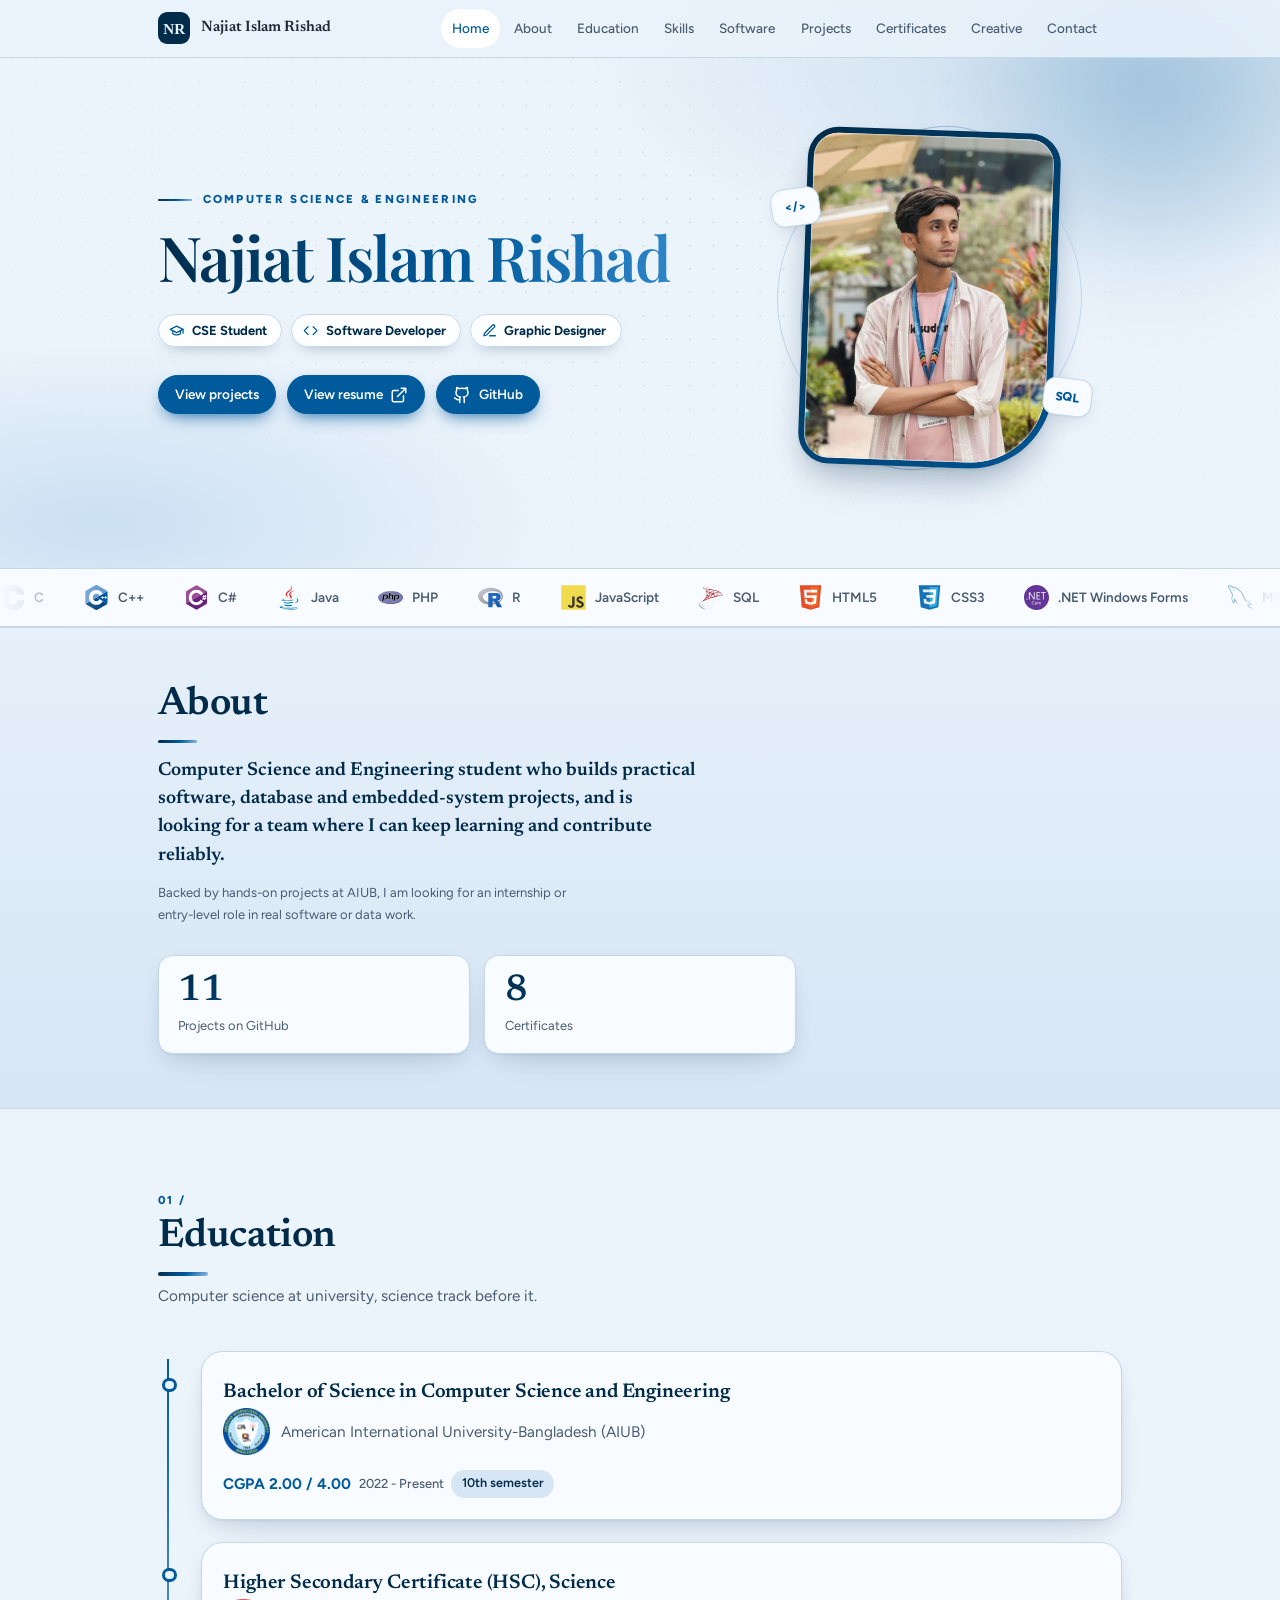
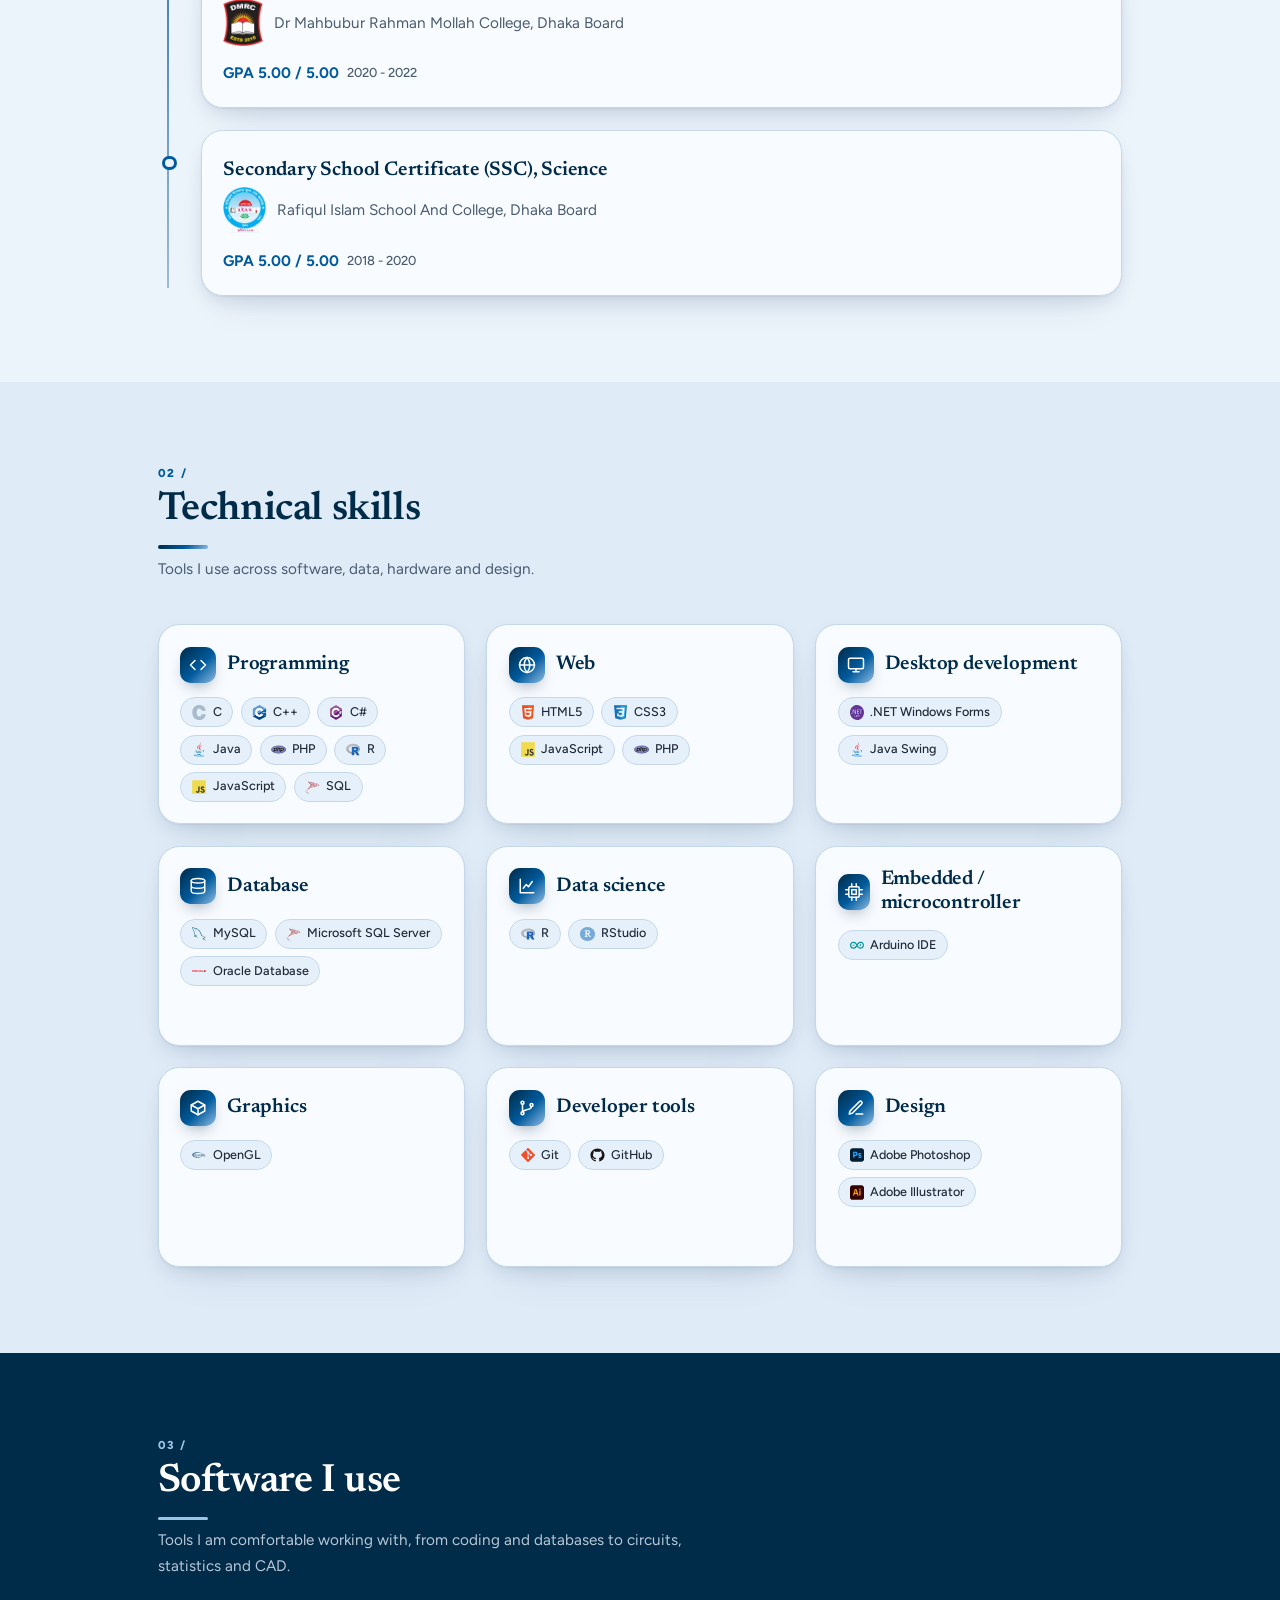
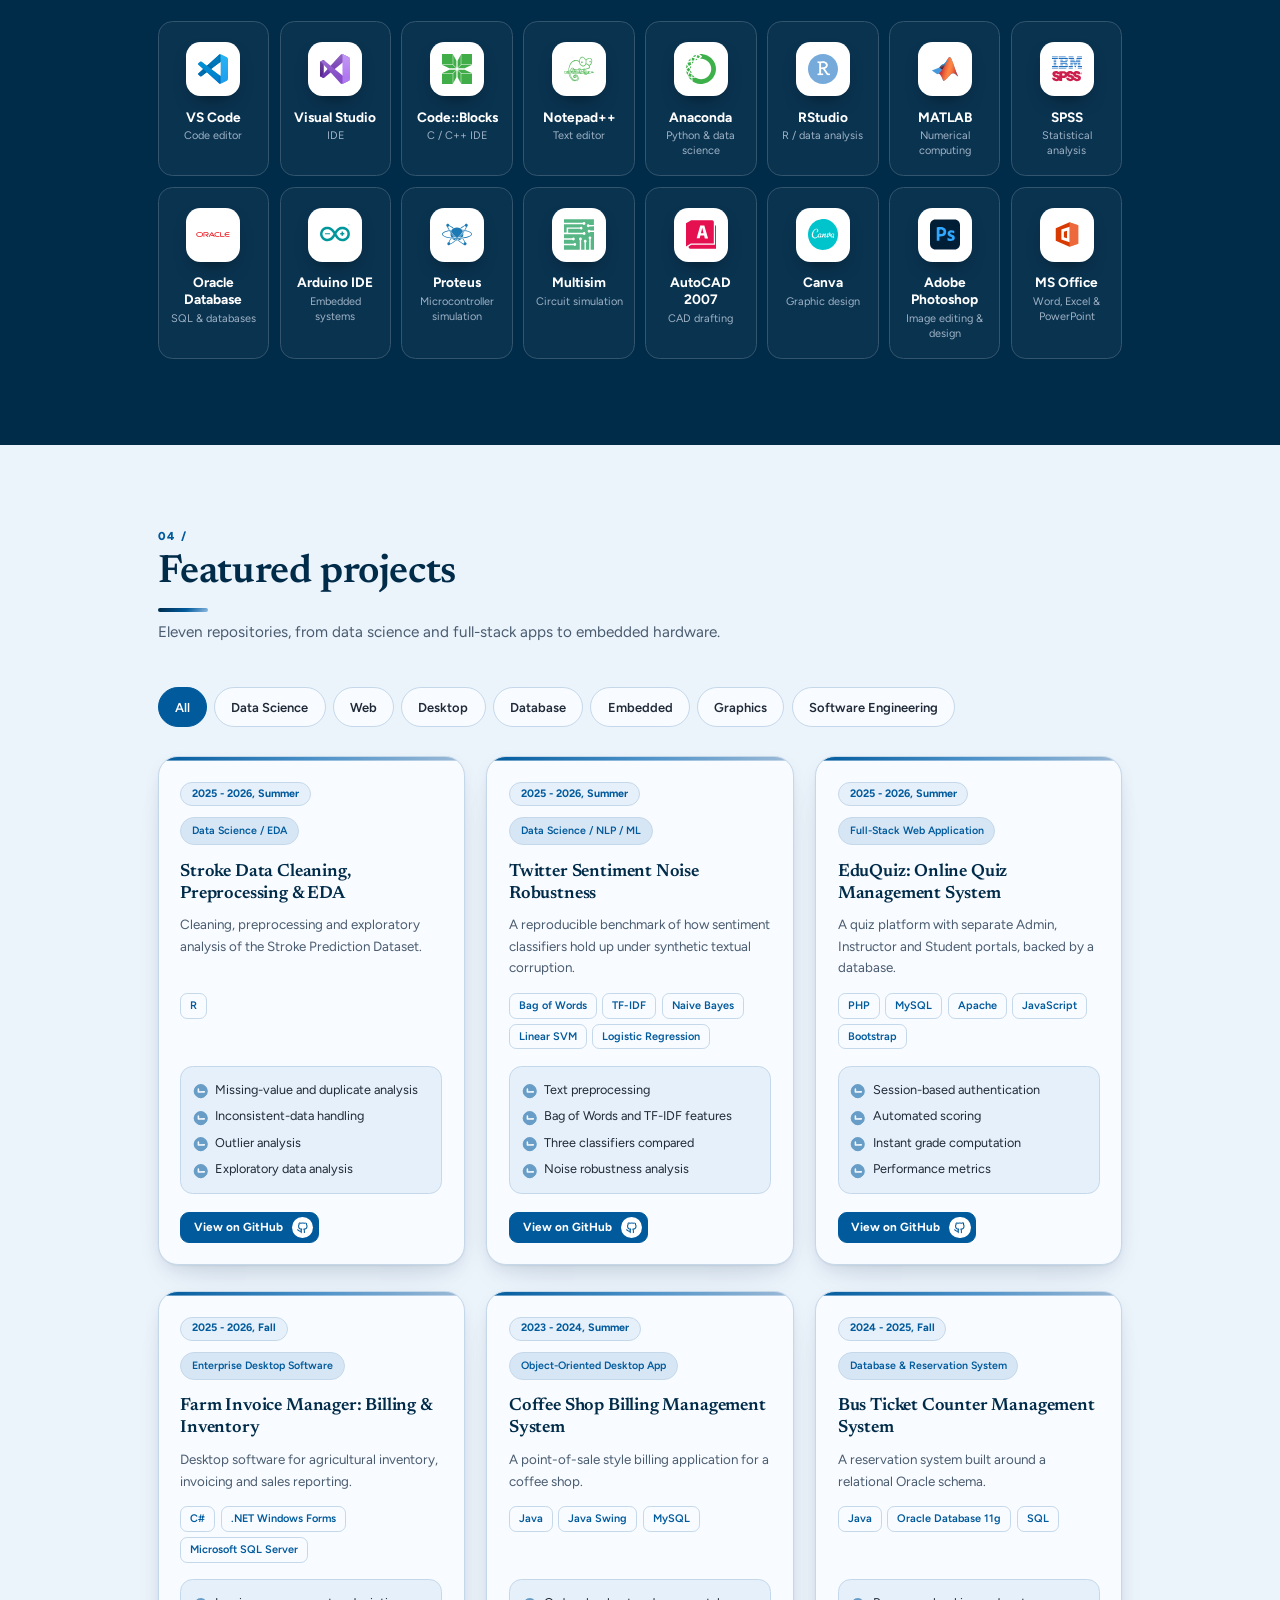
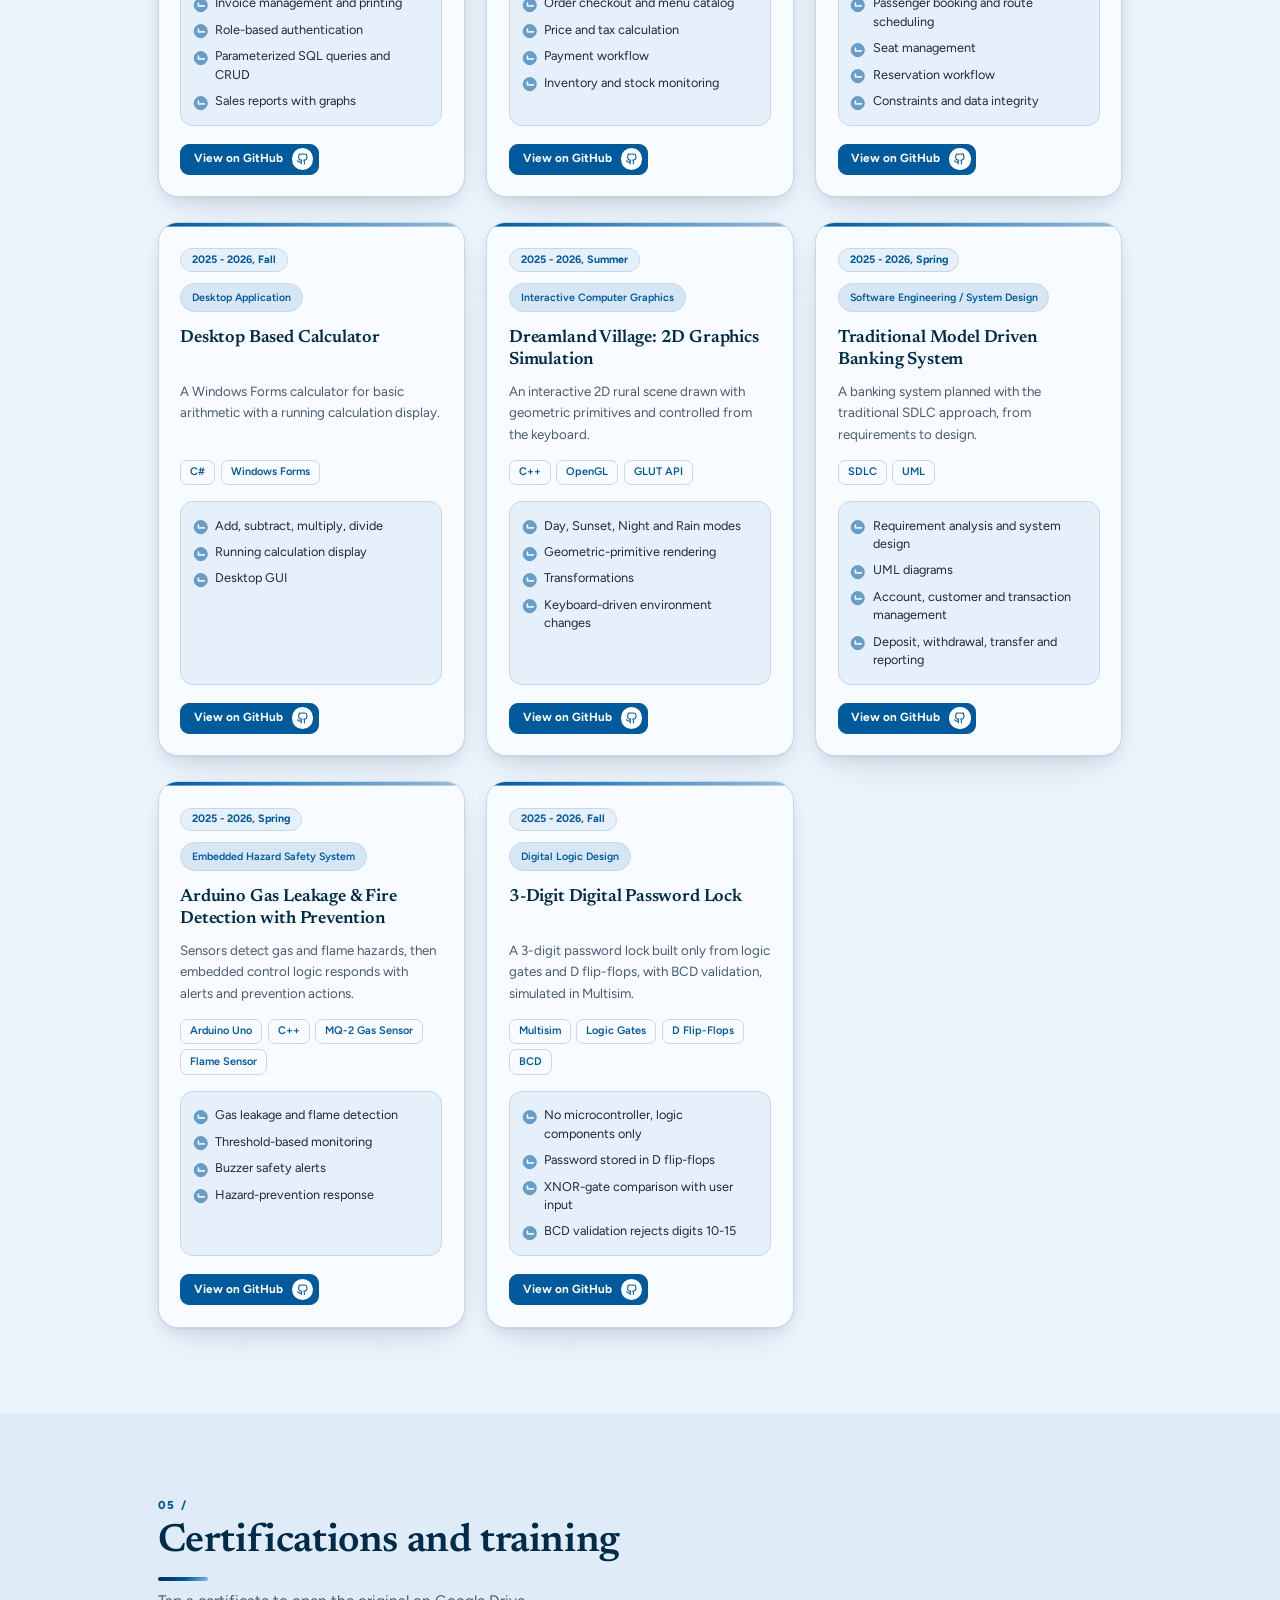
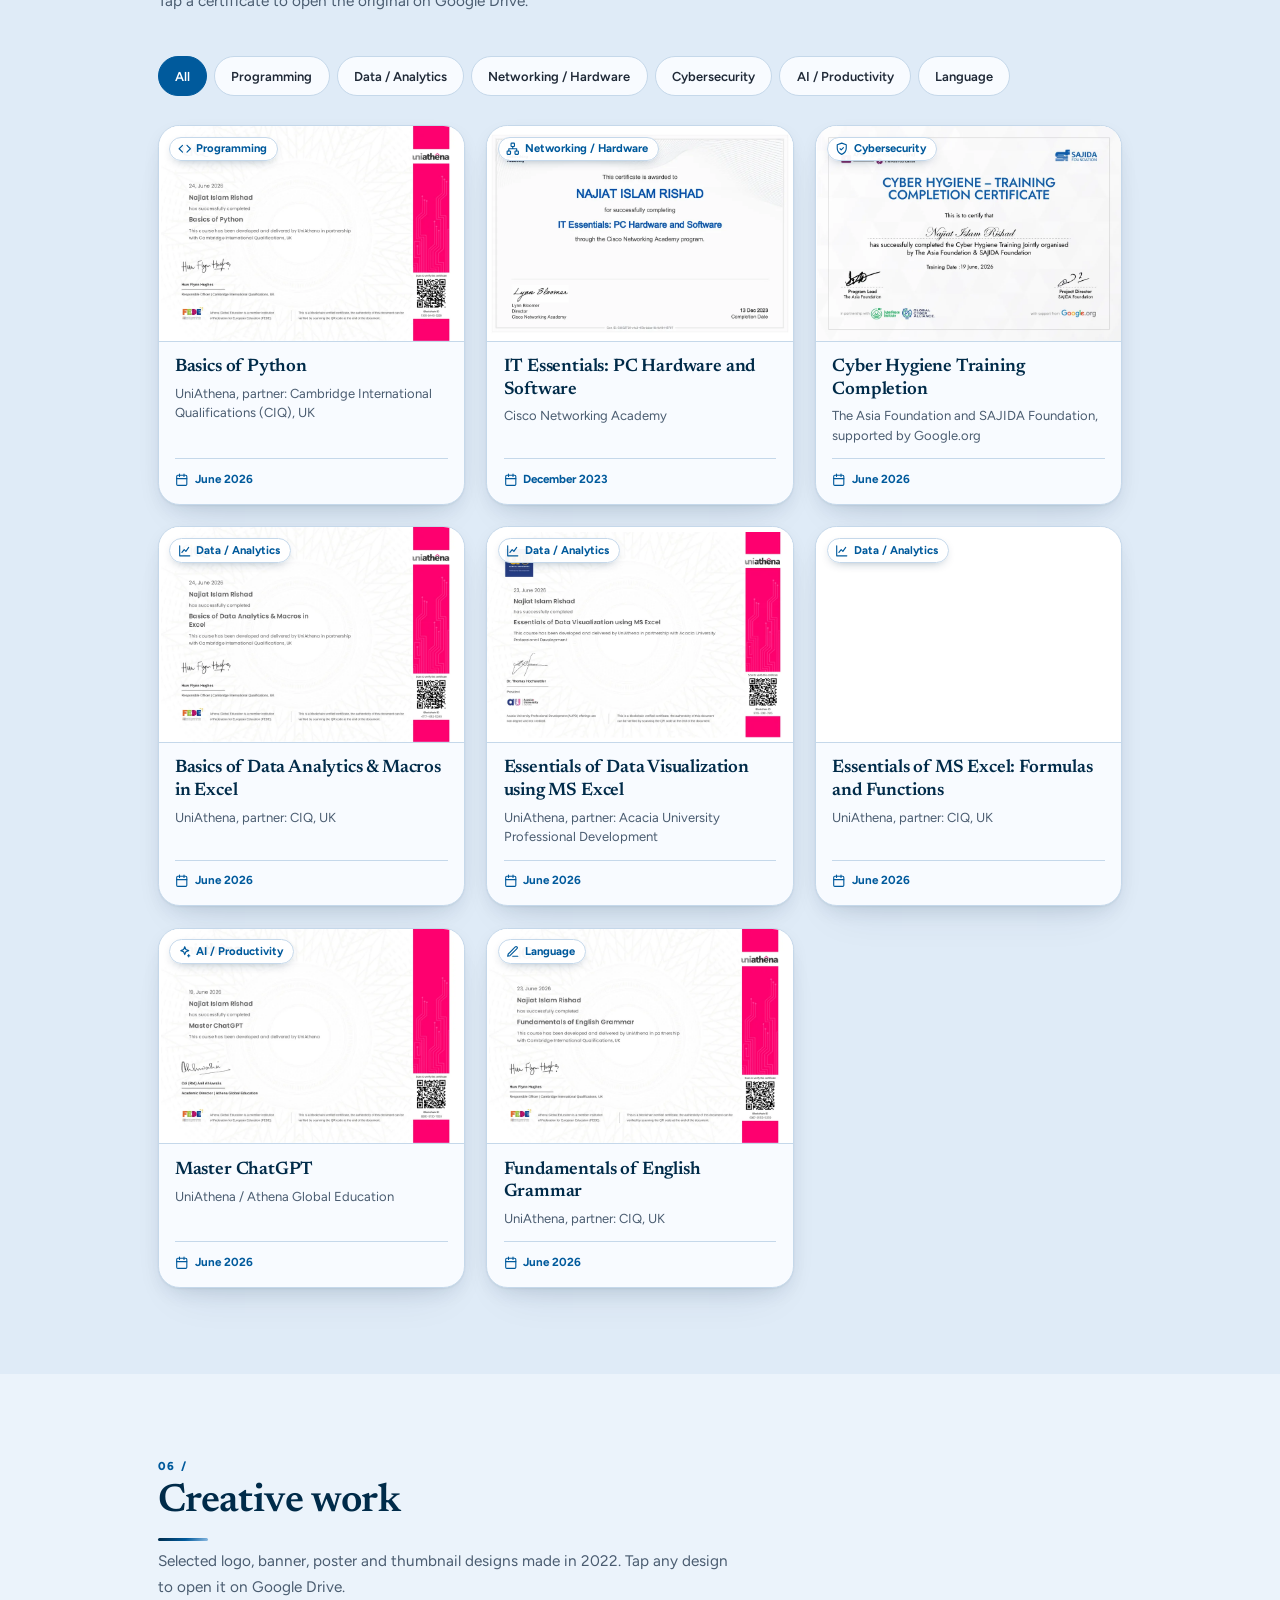
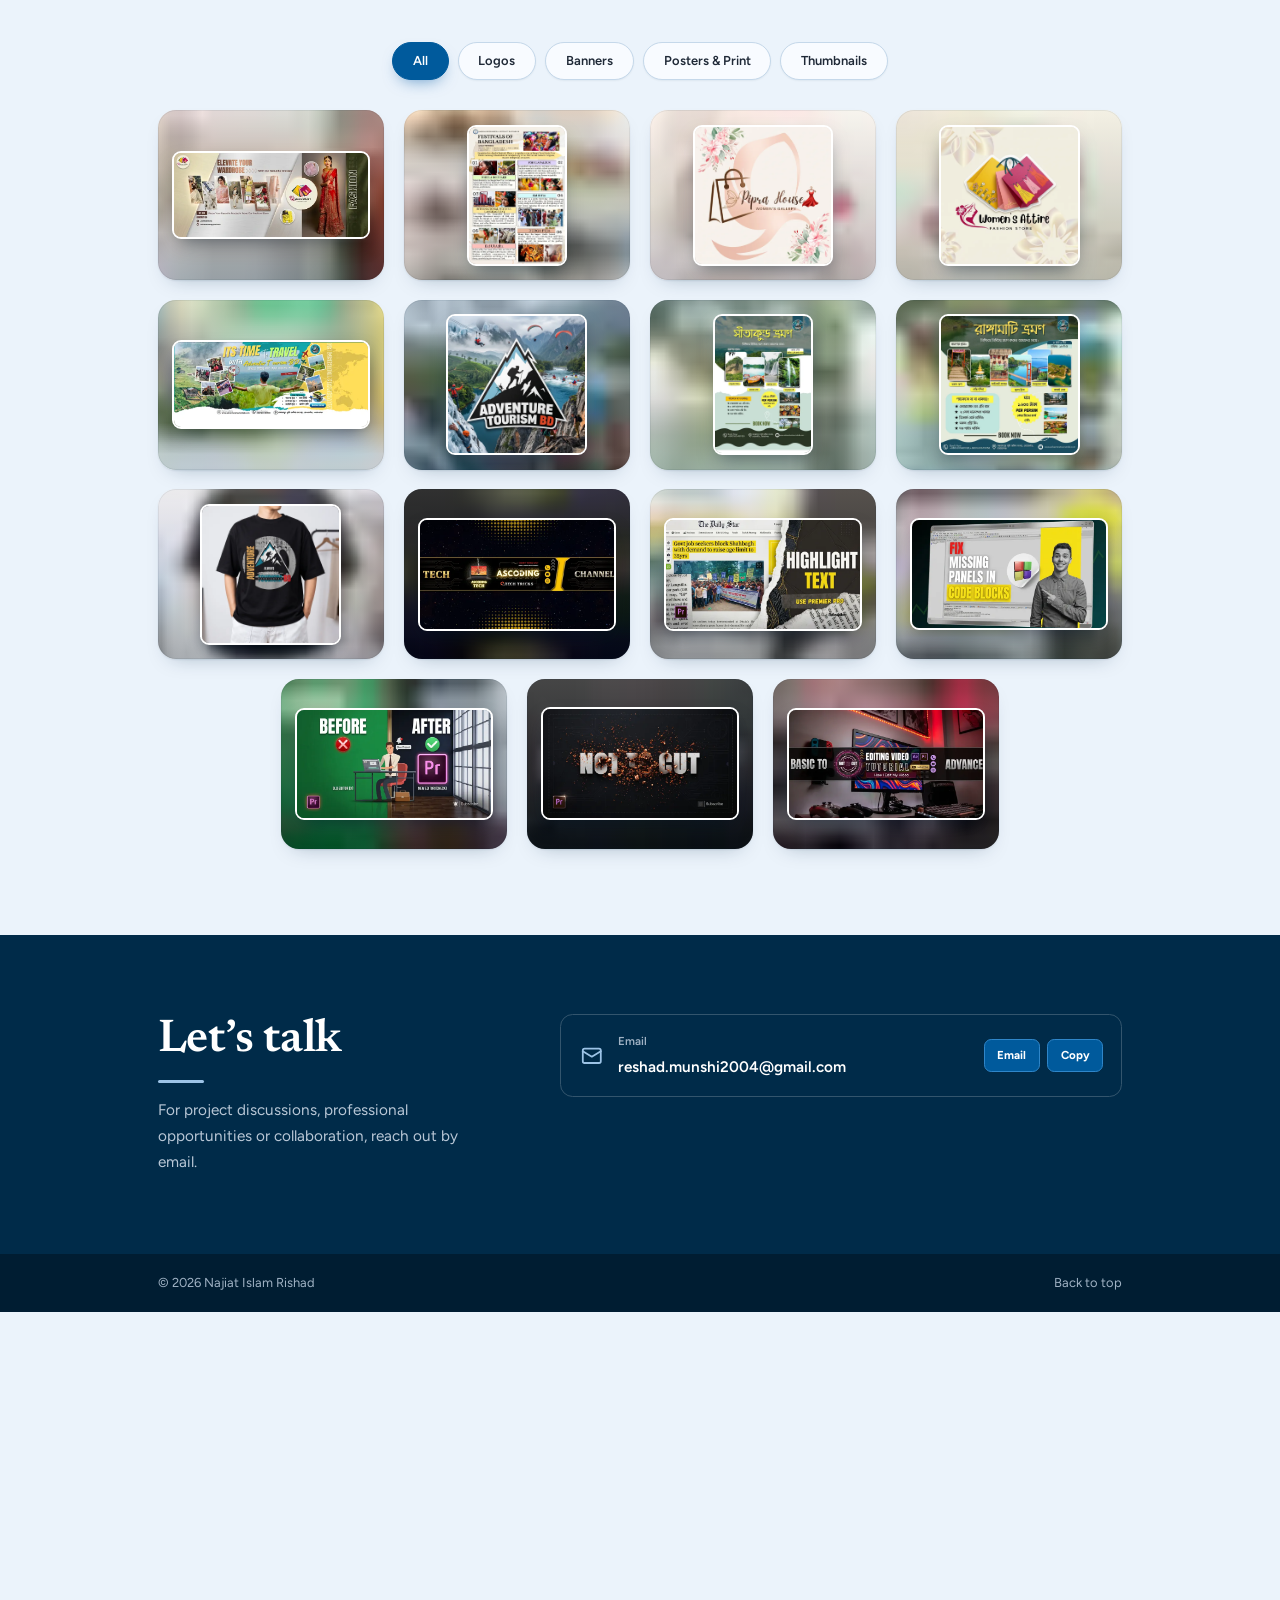
<file: index.html>
<!DOCTYPE html>

<html lang="en">
<head>
<meta charset="utf-8"/>
<meta content="width=device-width, initial-scale=1" name="viewport"/>
<script>
/* Phones/tablets open the full desktop layout automatically (same as Chrome "Desktop site").
   Change DESKTOP_W to tune it. Add ?view=mobile to the URL to get the responsive mobile layout. */
(function(){try{var DESKTOP_W=980;
if(matchMedia('(pointer:coarse)').matches&&Math.min(screen.width,screen.height)<DESKTOP_W&&!/[?&]view=mobile/.test(location.search)){
document.querySelector('meta[name=viewport]').setAttribute('content','width='+DESKTOP_W+',viewport-fit=cover');
document.documentElement.classList.add('forced-desktop');}}catch(e){}})();
</script>
<title>Najiat Islam Rishad | CSE Student and Software Developer</title>
<meta content="Najiat Islam Rishad is a CSE student at AIUB working across software engineering, databases, data science and embedded systems. Projects, certificates and contact." name="description"/>
<meta content="#EAF2FA" name="theme-color"/>
<meta content="Najiat Islam Rishad" name="author"/>
<meta content="website" property="og:type"/>
<meta content="Najiat Islam Rishad | CSE Student and Software Developer" property="og:title"/>
<meta content="Najiat Islam Rishad is a CSE student at AIUB working across software engineering, databases, data science and embedded systems. Projects, certificates and contact." property="og:description"/>
<meta content="https://munshi-rishad.github.io/najiat-rishad-portfolio/assets/images/og-image.jpg" property="og:image"/>
<meta content="1200" property="og:image:width"/>
<meta content="630" property="og:image:height"/>
<meta content="summary_large_image" name="twitter:card"/>
<meta content="https://munshi-rishad.github.io/najiat-rishad-portfolio/assets/images/og-image.jpg" name="twitter:image"/>
<meta content="https://munshi-rishad.github.io/najiat-rishad-portfolio/" property="og:url"/>
<link href="https://munshi-rishad.github.io/najiat-rishad-portfolio/" rel="canonical"/>
<link href="assets/icons/favicon.svg" rel="icon" type="image/svg+xml"/>
<link href="assets/icons/apple-touch-icon.png" rel="apple-touch-icon"/>
<link as="image" href="assets/images/profile/profile-1.webp" fetchpriority="high" rel="preload" type="image/webp"/>
<script>document.documentElement.classList.add('js')</script>
<script type="application/ld+json">{"@context": "https://schema.org", "@type": "Person", "name": "Najiat Islam Rishad", "sameAs": ["https://github.com/munshi-rishad"], "alumniOf": {"@type": "CollegeOrUniversity", "name": "American International University-Bangladesh"}, "knowsAbout": ["Software engineering", "Relational databases", "Data science", "Embedded systems"]}</script>
<link as="font" crossorigin="" href="assets/fonts/figtree-latin.woff2" rel="preload" type="font/woff2"/><link as="font" crossorigin="" href="assets/fonts/newsreader-600.woff2" rel="preload" type="font/woff2"/><link href="assets/css/style.css" rel="stylesheet"/>
</head>
<body class="z90">
<a class="skip" href="#main">Skip to content</a>
<svg aria-hidden="true" style="display:none" xmlns="http://www.w3.org/2000/svg">
<symbol id="i-cap" viewbox="0 0 24 24"><path d="M22 10 12 5 2 10l10 5z"></path><path d="M6 12v5c3 2.4 9 2.4 12 0v-5"></path><path d="M22 10v6"></path></symbol>
<symbol id="i-code" viewbox="0 0 24 24"><path d="m16 18 6-6-6-6M8 6l-6 6 6 6"></path></symbol>
<symbol id="i-globe" viewbox="0 0 24 24"><circle cx="12" cy="12" r="10"></circle><path d="M2 12h20M12 2a15 15 0 0 1 0 20M12 2a15 15 0 0 0 0 20"></path></symbol>
<symbol id="i-monitor" viewbox="0 0 24 24"><rect height="14" rx="2" width="20" x="2" y="3"></rect><path d="M8 21h8M12 17v4"></path></symbol>
<symbol id="i-db" viewbox="0 0 24 24"><ellipse cx="12" cy="5" rx="9" ry="3"></ellipse><path d="M3 5v14c0 1.7 4 3 9 3s9-1.3 9-3V5M3 12c0 1.7 4 3 9 3s9-1.3 9-3"></path></symbol>
<symbol id="i-chart" viewbox="0 0 24 24"><path d="M3 3v18h18"></path><path d="m7 15 4-5 3 3 5-7"></path></symbol>
<symbol id="i-chip" viewbox="0 0 24 24"><rect height="14" rx="2" width="14" x="5" y="5"></rect><rect height="6" width="6" x="9" y="9"></rect><path d="M9 1v4M15 1v4M9 19v4M15 19v4M1 9h4M1 15h4M19 9h4M19 15h4"></path></symbol>
<symbol id="i-cube" viewbox="0 0 24 24"><path d="M21 8 12 3 3 8v8l9 5 9-5z"></path><path d="m3 8 9 5 9-5M12 13v8"></path></symbol>
<symbol id="i-branch" viewbox="0 0 24 24"><circle cx="6" cy="5" r="2"></circle><circle cx="6" cy="19" r="2"></circle><circle cx="18" cy="8" r="2"></circle><path d="M6 7v10M18 10c0 5-8 3-12 7"></path></symbol>
<symbol id="i-pen" viewbox="0 0 24 24"><path d="M12 20h9"></path><path d="M16.5 3.5a2.1 2.1 0 0 1 3 3L7 19l-4 1 1-4z"></path></symbol>
<symbol id="i-shield" viewbox="0 0 24 24"><path d="M12 2 4 5v6c0 5 3.5 9 8 11 4.5-2 8-6 8-11V5z"></path><path d="m9 12 2 2 4-4"></path></symbol>
<symbol id="i-net" viewbox="0 0 24 24"><rect height="6" rx="1" width="6" x="9" y="2"></rect><rect height="6" rx="1" width="6" x="2" y="16"></rect><rect height="6" rx="1" width="6" x="16" y="16"></rect><path d="M12 8v4M5 16v-4h14v4"></path></symbol>
<symbol id="i-spark" viewbox="0 0 24 24"><path d="m12 3 2 5 5 2-5 2-2 5-2-5-5-2 5-2z"></path><path d="M19 17v4M17 19h4"></path></symbol>
<symbol id="i-github" viewbox="0 0 24 24"><path d="M15 22v-4a4.8 4.8 0 0 0-1-3.5c3 0 6-2 6-5.5.1-1.3-.3-2.5-1-3.5.3-1.2.3-2.4 0-3.5 0 0-1 0-3 1.5a13.4 13.4 0 0 0-8 0C6 2 5 2 5 2c-.3 1.1-.3 2.3 0 3.5A5.4 5.4 0 0 0 4 9c0 3.5 3 5.5 6 5.5-.4.5-.7 1.1-.9 1.7s-.2 1.2-.1 1.8v4"></path><path d="M9 18c-4.5 2-5-2-7-2"></path></symbol>
<symbol id="i-mail" viewbox="0 0 24 24"><rect height="16" rx="2" width="20" x="2" y="4"></rect><path d="m22 7-10 6L2 7"></path></symbol>
<symbol id="i-ext" viewbox="0 0 24 24"><path d="M15 3h6v6M10 14 21 3M18 13v6a2 2 0 0 1-2 2H5a2 2 0 0 1-2-2V8a2 2 0 0 1 2-2h6"></path></symbol>
<symbol id="i-menu" viewbox="0 0 24 24"><path d="M4 7h16M4 12h16M4 17h16"></path></symbol>
<symbol id="i-close" viewbox="0 0 24 24"><path d="M6 6l12 12M18 6 6 18"></path></symbol>
<symbol id="i-cal" viewbox="0 0 24 24"><path d="M8 2v4M16 2v4M3 10h18"></path><rect x="3" y="4" width="18" height="18" rx="2"></rect></symbol>
<symbol id="i-up" viewbox="0 0 24 24"><path d="m6 15 6-6 6 6"></path></symbol>
</svg>
<header class="nav">
<div class="wrap">
<a aria-label="Najiat Islam Rishad, home" class="brand" href="#home"><svg aria-hidden="true" viewbox="0 0 64 64"><rect fill="#002B49" height="64" rx="14" width="64"></rect><text fill="#E8F0F7" font-family="Georgia,serif" font-size="30" font-weight="700" text-anchor="middle" x="32" y="43">NR</text></svg><span>Najiat Islam Rishad</span></a>
<nav aria-label="Primary" class="menu" id="menu">
<a href="#home">Home</a><a href="#about">About</a><a href="#education">Education</a><a href="#skills">Skills</a><a href="#software">Software</a><a href="#projects">Projects</a><a href="#certificates">Certificates</a><a href="#creative">Creative</a><a href="#contact">Contact</a>
</nav>
<div class="nav-tools">
<button aria-controls="menu" aria-expanded="false" aria-label="Open menu" class="icon-btn burger" id="burger" type="button"><svg aria-hidden="true" class="i"><use href="#i-menu"></use></svg></button>
</div>
</div>
<div aria-hidden="true" class="progress"></div>
</header>
<main id="main">
<section aria-labelledby="hero-title" class="hero" id="home">
<div class="wrap">
<div class="hero-copy">
<p class="eyebrow">Computer Science &amp; Engineering</p>
<h1 aria-label="Najiat Islam Rishad" id="hero-title"><span data-text="Najiat Islam Rishad" id="typed-name"></span><span aria-hidden="true" class="name-caret"></span></h1>
<ul aria-label="Roles" class="roles">
<li><svg aria-hidden="true" class="i"><use href="#i-cap"></use></svg>CSE Student</li>
<li><svg aria-hidden="true" class="i"><use href="#i-code"></use></svg>Software Developer</li>
<li><svg aria-hidden="true" class="i"><use href="#i-pen"></use></svg>Graphic Designer</li>
</ul>
<div class="cta">
<a class="btn btn-primary" href="#projects">View projects</a>
<a class="btn btn-primary" href="https://drive.google.com/file/d/1GTGmHch81PV_su9RAbKCc9UFYv_nI5yy/view?usp=drive_link" rel="noopener noreferrer" target="_blank">View resume <svg aria-hidden="true" class="i"><use href="#i-ext"></use></svg></a>
<a class="btn btn-primary" href="https://github.com/munshi-rishad" rel="noopener noreferrer" target="_blank"><svg aria-hidden="true" class="i"><use href="#i-github"></use></svg> GitHub</a>
</div>
</div>
<div aria-label="Profile photo of Najiat Islam Rishad" class="portrait-wrap">
<div aria-hidden="true" class="portrait-orbit orbit-one"></div>
<div aria-hidden="true" class="portrait-orbit orbit-two"></div>
<div class="portrait-card">
<div class="pslides" data-slides="profile-1,profile-2,profile-3">
<img alt="Portrait of Najiat Islam Rishad" class="slide on" decoding="async" fetchpriority="high" height="960" src="assets/images/profile/profile-1.webp" width="720"/>
<img alt="" aria-hidden="true" class="slide" decoding="async" height="960" src="assets/images/profile/profile-2.webp" width="720"/>
</div>
</div>
<span class="portrait-chip chip-code">&lt;/&gt;</span>
<span class="portrait-chip chip-data">SQL</span>
</div>
</div>
</section>
<div aria-hidden="true" class="marquee"></div>
<section aria-labelledby="about-h" class="about" id="about">
<div class="wrap about-grid">
<div class="about-copy">
<h2 id="about-h">About</h2>
<p class="about-lead">Computer Science and Engineering student who builds practical software, database and embedded-system projects, and is looking for a team where I can keep learning and contribute reliably.</p>
<p class="about-text">Backed by hands-on projects at AIUB, I am looking for an internship or entry-level role in real software or data work.</p>
</div>
<div class="counters">
<div class="counter"><strong data-count="11">11</strong><span>Projects on GitHub</span></div>
<div class="counter"><strong data-count="8">8</strong><span>Certificates</span></div>
<div class="counter is-pending" id="views-card" title="Different browsers that opened this portfolio"><strong id="views">0</strong><span>Portfolio visitors</span></div>
</div>
</div>
</section>
<section aria-labelledby="edu-h" class="sec" id="education">
<div class="wrap">
<div class="sec-head"><h2 id="edu-h">Education</h2><p>Computer science at university, science track before it.</p></div>
<ol class="timeline" data-stagger=""><li class="tl-item card"><h3>Bachelor of Science in Computer Science and Engineering</h3><p class="where"><img alt="AIUB logo" class="inst-logo" decoding="async" height="104" loading="lazy" src="assets/images/logos/aiub.webp" width="104"/><span>American International University-Bangladesh (AIUB)</span></p>
<div class="tl-meta"><span class="grade">CGPA 2.00 / 4.00</span><span class="period">2022 - Present</span><span class="tag">10th semester</span></div></li>
<li class="tl-item card"><h3>Higher Secondary Certificate (HSC), Science</h3><p class="where"><img alt="Dr Mahbubur Rahman Mollah College logo" class="inst-logo" decoding="async" height="104" loading="lazy" src="assets/images/logos/dmrc-college.webp" width="88"/><span>Dr Mahbubur Rahman Mollah College, Dhaka Board</span></p>
<div class="tl-meta"><span class="grade">GPA 5.00 / 5.00</span><span class="period">2020 - 2022</span></div></li>
<li class="tl-item card"><h3>Secondary School Certificate (SSC), Science</h3><p class="where"><img alt="Rafiqul Islam School And College logo" class="inst-logo" decoding="async" height="104" loading="lazy" src="assets/images/logos/rafiqul-islam-school.webp" width="95"/><span>Rafiqul Islam School And College, Dhaka Board</span></p>
<div class="tl-meta"><span class="grade">GPA 5.00 / 5.00</span><span class="period">2018 - 2020</span></div></li></ol>
</div>
</section>
<section aria-labelledby="skills-h" class="sec alt" id="skills">
<div class="wrap">
<div class="sec-head"><h2 id="skills-h">Technical skills</h2><p>Tools I use across software, data, hardware and design.</p></div>
<ul class="grid skills" data-stagger=""><li class="card"><div class="skill-head"><span class="ico"><svg aria-hidden="true" class="i"><use href="#i-code"></use></svg></span><h3>Programming</h3></div>
<ul class="chips"><li class="chip"><img src="assets/icons/c.svg" alt="" width="16" height="16" loading="lazy" decoding="async">C</li><li class="chip"><img src="assets/icons/cplusplus.svg" alt="" width="16" height="16" loading="lazy" decoding="async">C++</li><li class="chip"><img src="assets/icons/csharp.svg" alt="" width="16" height="16" loading="lazy" decoding="async">C#</li><li class="chip"><img src="assets/icons/java.svg" alt="" width="16" height="16" loading="lazy" decoding="async">Java</li><li class="chip"><img src="assets/icons/php.svg" alt="" width="16" height="16" loading="lazy" decoding="async">PHP</li><li class="chip"><img src="assets/icons/r.svg" alt="" width="16" height="16" loading="lazy" decoding="async">R</li><li class="chip"><img src="assets/icons/javascript.svg" alt="" width="16" height="16" loading="lazy" decoding="async">JavaScript</li><li class="chip"><img src="assets/icons/microsoftsqlserver.svg" alt="" width="16" height="16" loading="lazy" decoding="async">SQL</li></ul></li>
<li class="card"><div class="skill-head"><span class="ico"><svg aria-hidden="true" class="i"><use href="#i-globe"></use></svg></span><h3>Web</h3></div>
<ul class="chips"><li class="chip"><img src="assets/icons/html5.svg" alt="" width="16" height="16" loading="lazy" decoding="async">HTML5</li><li class="chip"><img src="assets/icons/css3.svg" alt="" width="16" height="16" loading="lazy" decoding="async">CSS3</li><li class="chip"><img src="assets/icons/javascript.svg" alt="" width="16" height="16" loading="lazy" decoding="async">JavaScript</li><li class="chip"><img src="assets/icons/php.svg" alt="" width="16" height="16" loading="lazy" decoding="async">PHP</li></ul></li>
<li class="card"><div class="skill-head"><span class="ico"><svg aria-hidden="true" class="i"><use href="#i-monitor"></use></svg></span><h3>Desktop development</h3></div>
<ul class="chips"><li class="chip"><img src="assets/icons/dotnetcore.svg" alt="" width="16" height="16" loading="lazy" decoding="async">.NET Windows Forms</li><li class="chip"><img src="assets/icons/java.svg" alt="" width="16" height="16" loading="lazy" decoding="async">Java Swing</li></ul></li>
<li class="card"><div class="skill-head"><span class="ico"><svg aria-hidden="true" class="i"><use href="#i-db"></use></svg></span><h3>Database</h3></div>
<ul class="chips"><li class="chip"><img src="assets/icons/mysql.svg" alt="" width="16" height="16" loading="lazy" decoding="async">MySQL</li><li class="chip"><img src="assets/icons/microsoftsqlserver.svg" alt="" width="16" height="16" loading="lazy" decoding="async">Microsoft SQL Server</li><li class="chip"><img src="assets/icons/oracle.svg" alt="" width="16" height="16" loading="lazy" decoding="async">Oracle Database</li></ul></li>
<li class="card"><div class="skill-head"><span class="ico"><svg aria-hidden="true" class="i"><use href="#i-chart"></use></svg></span><h3>Data science</h3></div>
<ul class="chips"><li class="chip"><img src="assets/icons/r.svg" alt="" width="16" height="16" loading="lazy" decoding="async">R</li><li class="chip"><img src="assets/icons/rstudio.svg" alt="" width="16" height="16" loading="lazy" decoding="async">RStudio</li></ul></li>
<li class="card"><div class="skill-head"><span class="ico"><svg aria-hidden="true" class="i"><use href="#i-chip"></use></svg></span><h3>Embedded / microcontroller</h3></div>
<ul class="chips"><li class="chip"><img src="assets/icons/arduino.svg" alt="" width="16" height="16" loading="lazy" decoding="async">Arduino IDE</li></ul></li>
<li class="card"><div class="skill-head"><span class="ico"><svg aria-hidden="true" class="i"><use href="#i-cube"></use></svg></span><h3>Graphics</h3></div>
<ul class="chips"><li class="chip"><img src="assets/icons/opengl.svg" alt="" width="16" height="16" loading="lazy" decoding="async">OpenGL</li></ul></li>
<li class="card"><div class="skill-head"><span class="ico"><svg aria-hidden="true" class="i"><use href="#i-branch"></use></svg></span><h3>Developer tools</h3></div>
<ul class="chips"><li class="chip"><img src="assets/icons/git.svg" alt="" width="16" height="16" loading="lazy" decoding="async">Git</li><li class="chip"><img src="assets/icons/github.svg" alt="" width="16" height="16" loading="lazy" decoding="async">GitHub</li></ul></li>
<li class="card"><div class="skill-head"><span class="ico"><svg aria-hidden="true" class="i"><use href="#i-pen"></use></svg></span><h3>Design</h3></div>
<ul class="chips"><li class="chip"><img src="assets/icons/photoshop.svg" alt="" width="16" height="16" loading="lazy" decoding="async">Adobe Photoshop</li><li class="chip"><img src="assets/icons/illustrator.svg" alt="" width="16" height="16" loading="lazy" decoding="async">Adobe Illustrator</li></ul></li></ul>
</div>
</section>
<section aria-labelledby="software-h" class="sec software" id="software">
<div class="wrap">
<div class="sec-head"><h2 id="software-h">Software I use</h2><p>Tools I am comfortable working with, from coding and databases to circuits, statistics and CAD.</p></div>
<ul class="soft-grid" data-stagger="">
<li class="soft"><span class="soft-ico"><img alt="" decoding="async" height="34" loading="lazy" src="assets/icons/vscode.svg" width="34"/></span><strong>VS Code</strong><small>Code editor</small></li>
<li class="soft"><span class="soft-ico"><img alt="" decoding="async" height="34" loading="lazy" src="assets/icons/visualstudio.svg" width="34"/></span><strong>Visual Studio</strong><small>IDE</small></li>
<li class="soft"><span class="soft-ico"><img alt="" decoding="async" height="34" loading="lazy" src="assets/icons/codeblocks.svg" width="34"/></span><strong>Code::Blocks</strong><small>C / C++ IDE</small></li>
<li class="soft"><span class="soft-ico"><img alt="" decoding="async" height="34" loading="lazy" src="assets/icons/notepadplusplus.svg" width="34"/></span><strong>Notepad++</strong><small>Text editor</small></li>
<li class="soft"><span class="soft-ico"><img alt="" decoding="async" height="34" loading="lazy" src="assets/icons/anaconda.svg" width="34"/></span><strong>Anaconda</strong><small>Python &amp; data science</small></li>
<li class="soft"><span class="soft-ico"><img alt="" decoding="async" height="34" loading="lazy" src="assets/icons/rstudio.svg" width="34"/></span><strong>RStudio</strong><small>R / data analysis</small></li>
<li class="soft"><span class="soft-ico"><img alt="" decoding="async" height="34" loading="lazy" src="assets/icons/matlab.svg" width="34"/></span><strong>MATLAB</strong><small>Numerical computing</small></li>
<li class="soft"><span class="soft-ico"><img alt="" decoding="async" height="34" loading="lazy" src="assets/icons/spss.svg" width="34"/></span><strong>SPSS</strong><small>Statistical analysis</small></li>
<li class="soft"><span class="soft-ico"><img alt="" decoding="async" height="34" loading="lazy" src="assets/icons/oracle.svg" width="34"/></span><strong>Oracle Database</strong><small>SQL &amp; databases</small></li>
<li class="soft"><span class="soft-ico"><img alt="" decoding="async" height="34" loading="lazy" src="assets/icons/arduino.svg" width="34"/></span><strong>Arduino IDE</strong><small>Embedded systems</small></li>
<li class="soft"><span class="soft-ico"><img alt="" decoding="async" height="34" loading="lazy" src="assets/icons/proteus.svg" width="34"/></span><strong>Proteus</strong><small>Microcontroller simulation</small></li>
<li class="soft"><span class="soft-ico"><img alt="" decoding="async" height="34" loading="lazy" src="assets/icons/multisim.svg" width="34"/></span><strong>Multisim</strong><small>Circuit simulation</small></li>
<li class="soft"><span class="soft-ico"><img alt="" decoding="async" height="34" loading="lazy" src="assets/icons/autocad.svg" width="34"/></span><strong>AutoCAD 2007</strong><small>CAD drafting</small></li>
<li class="soft"><span class="soft-ico"><img alt="" decoding="async" height="34" loading="lazy" src="assets/icons/canva.svg" width="34"/></span><strong>Canva</strong><small>Graphic design</small></li>
<li class="soft"><span class="soft-ico"><img alt="" decoding="async" height="34" loading="lazy" src="assets/icons/photoshop.svg" width="34"/></span><strong>Adobe Photoshop</strong><small>Image editing &amp; design</small></li>
<li class="soft"><span class="soft-ico"><img alt="" decoding="async" height="34" loading="lazy" src="assets/icons/msoffice.svg" width="34"/></span><strong>MS Office</strong><small>Word, Excel &amp; PowerPoint</small></li>
</ul>
</div>
</section>
<section aria-labelledby="proj-h" class="sec" id="projects">
<div class="wrap">
<div class="sec-head"><h2 id="proj-h">Featured projects</h2><p>Eleven repositories, from data science and full-stack apps to embedded hardware.</p></div>
<div aria-label="Filter projects by category" class="filters" data-target=".proj" role="group"><button aria-pressed="true" data-filter="all" type="button">All</button><button aria-pressed="false" data-filter="ds" type="button">Data Science</button><button aria-pressed="false" data-filter="web" type="button">Web</button><button aria-pressed="false" data-filter="desktop" type="button">Desktop</button><button aria-pressed="false" data-filter="database" type="button">Database</button><button aria-pressed="false" data-filter="embedded" type="button">Embedded</button><button aria-pressed="false" data-filter="graphics" type="button">Graphics</button><button aria-pressed="false" data-filter="se" type="button">Software Engineering</button></div><p class="sr" role="status"></p>
<div class="grid projects" data-stagger=""><article class="card proj" data-cat="ds"><div class="proj-top"><span class="tag">Data Science / EDA</span><span class="period">2025 - 2026, Summer</span></div>
<h3>Stroke Data Cleaning, Preprocessing &amp; EDA</h3><p class="desc">Cleaning, preprocessing and exploratory analysis of the Stroke Prediction Dataset.</p><div class="tech"><span>R</span></div>
<ul class="feat"><li>Missing-value and duplicate analysis</li><li>Inconsistent-data handling</li><li>Outlier analysis</li><li>Exploratory data analysis</li></ul><div class="proj-foot"><a aria-label="View Stroke Data Cleaning, Preprocessing &amp; EDA on GitHub" class="btn btn-sm" href="https://github.com/munshi-rishad/DataScience-Stroke-Data-Cleaning-Preprocessing-EDA" rel="noopener noreferrer" target="_blank">View on GitHub <svg aria-hidden="true" class="i"><use href="#i-github"></use></svg></a></div></article>
<article class="card proj" data-cat="ds"><div class="proj-top"><span class="tag">Data Science / NLP / ML</span><span class="period">2025 - 2026, Summer</span></div>
<h3>Twitter Sentiment Noise Robustness</h3><p class="desc">A reproducible benchmark of how sentiment classifiers hold up under synthetic textual corruption.</p><div class="tech"><span>Bag of Words</span><span>TF-IDF</span><span>Naive Bayes</span><span>Linear SVM</span><span>Logistic Regression</span></div>
<ul class="feat"><li>Text preprocessing</li><li>Bag of Words and TF-IDF features</li><li>Three classifiers compared</li><li>Noise robustness analysis</li></ul><div class="proj-foot"><a aria-label="View Twitter Sentiment Noise Robustness on GitHub" class="btn btn-sm" href="https://github.com/munshi-rishad/DataScience-Twitter-Sentiment-Noise-Robustness" rel="noopener noreferrer" target="_blank">View on GitHub <svg aria-hidden="true" class="i"><use href="#i-github"></use></svg></a></div></article>
<article class="card proj" data-cat="web database"><div class="proj-top"><span class="tag">Full-Stack Web Application</span><span class="period">2025 - 2026, Summer</span></div>
<h3>EduQuiz: Online Quiz Management System</h3><p class="desc">A quiz platform with separate Admin, Instructor and Student portals, backed by a database.</p><div class="tech"><span>PHP</span><span>MySQL</span><span>Apache</span><span>JavaScript</span><span>Bootstrap</span></div>
<ul class="feat"><li>Session-based authentication</li><li>Automated scoring</li><li>Instant grade computation</li><li>Performance metrics</li></ul><div class="proj-foot"><a aria-label="View EduQuiz: Online Quiz Management System on GitHub" class="btn btn-sm" href="https://github.com/munshi-rishad/WebTech-EduQuiz-Online-Quiz-Management-System" rel="noopener noreferrer" target="_blank">View on GitHub <svg aria-hidden="true" class="i"><use href="#i-github"></use></svg></a></div></article>
<article class="card proj" data-cat="desktop database"><div class="proj-top"><span class="tag">Enterprise Desktop Software</span><span class="period">2025 - 2026, Fall</span></div>
<h3>Farm Invoice Manager: Billing &amp; Inventory</h3><p class="desc">Desktop software for agricultural inventory, invoicing and sales reporting.</p><div class="tech"><span>C#</span><span>.NET Windows Forms</span><span>Microsoft SQL Server</span></div>
<ul class="feat"><li>Invoice management and printing</li><li>Role-based authentication</li><li>Parameterized SQL queries and CRUD</li><li>Sales reports with graphs</li></ul><div class="proj-foot"><a aria-label="View Farm Invoice Manager: Billing &amp; Inventory on GitHub" class="btn btn-sm" href="https://github.com/munshi-rishad/CSharp-FarmInvoiceManager" rel="noopener noreferrer" target="_blank">View on GitHub <svg aria-hidden="true" class="i"><use href="#i-github"></use></svg></a></div></article>
<article class="card proj" data-cat="desktop database"><div class="proj-top"><span class="tag">Object-Oriented Desktop App</span><span class="period">2023 - 2024, Summer</span></div>
<h3>Coffee Shop Billing Management System</h3><p class="desc">A point-of-sale style billing application for a coffee shop.</p><div class="tech"><span>Java</span><span>Java Swing</span><span>MySQL</span></div>
<ul class="feat"><li>Order checkout and menu catalog</li><li>Price and tax calculation</li><li>Payment workflow</li><li>Inventory and stock monitoring</li></ul><div class="proj-foot"><a aria-label="View Coffee Shop Billing Management System on GitHub" class="btn btn-sm" href="https://github.com/munshi-rishad/Java-CoffeeShopBillingManagementSystem" rel="noopener noreferrer" target="_blank">View on GitHub <svg aria-hidden="true" class="i"><use href="#i-github"></use></svg></a></div></article>
<article class="card proj" data-cat="database"><div class="proj-top"><span class="tag">Database &amp; Reservation System</span><span class="period">2024 - 2025, Fall</span></div>
<h3>Bus Ticket Counter Management System</h3><p class="desc">A reservation system built around a relational Oracle schema.</p><div class="tech"><span>Java</span><span>Oracle Database 11g</span><span>SQL</span></div>
<ul class="feat"><li>Passenger booking and route scheduling</li><li>Seat management</li><li>Reservation workflow</li><li>Constraints and data integrity</li></ul><div class="proj-foot"><a aria-label="View Bus Ticket Counter Management System on GitHub" class="btn btn-sm" href="https://github.com/munshi-rishad/DataBase-BusTicketCounterManagement" rel="noopener noreferrer" target="_blank">View on GitHub <svg aria-hidden="true" class="i"><use href="#i-github"></use></svg></a></div></article>
<article class="card proj" data-cat="desktop"><div class="proj-top"><span class="tag">Desktop Application</span><span class="period">2025 - 2026, Fall</span></div>
<h3>Desktop Based Calculator</h3><p class="desc">A Windows Forms calculator for basic arithmetic with a running calculation display.</p><div class="tech"><span>C#</span><span>Windows Forms</span></div>
<ul class="feat"><li>Add, subtract, multiply, divide</li><li>Running calculation display</li><li>Desktop GUI</li></ul><div class="proj-foot"><a aria-label="View Desktop Based Calculator on GitHub" class="btn btn-sm" href="https://github.com/munshi-rishad/CSharpLab-Desktop-Based-Calculator" rel="noopener noreferrer" target="_blank">View on GitHub <svg aria-hidden="true" class="i"><use href="#i-github"></use></svg></a></div></article>
<article class="card proj" data-cat="graphics"><div class="proj-top"><span class="tag">Interactive Computer Graphics</span><span class="period">2025 - 2026, Summer</span></div>
<h3>Dreamland Village: 2D Graphics Simulation</h3><p class="desc">An interactive 2D rural scene drawn with geometric primitives and controlled from the keyboard.</p><div class="tech"><span>C++</span><span>OpenGL</span><span>GLUT API</span></div>
<ul class="feat"><li>Day, Sunset, Night and Rain modes</li><li>Geometric-primitive rendering</li><li>Transformations</li><li>Keyboard-driven environment changes</li></ul><div class="proj-foot"><a aria-label="View Dreamland Village: 2D Graphics Simulation on GitHub" class="btn btn-sm" href="https://github.com/munshi-rishad/ComputerGraphics-Dreamland-Village-Ultimate" rel="noopener noreferrer" target="_blank">View on GitHub <svg aria-hidden="true" class="i"><use href="#i-github"></use></svg></a></div></article>
<article class="card proj" data-cat="se"><div class="proj-top"><span class="tag">Software Engineering / System Design</span><span class="period">2025 - 2026, Spring</span></div>
<h3>Traditional Model Driven Banking System</h3><p class="desc">A banking system planned with the traditional SDLC approach, from requirements to design.</p><div class="tech"><span>SDLC</span><span>UML</span></div>
<ul class="feat"><li>Requirement analysis and system design</li><li>UML diagrams</li><li>Account, customer and transaction management</li><li>Deposit, withdrawal, transfer and reporting</li></ul><div class="proj-foot"><a aria-label="View Traditional Model Driven Banking System on GitHub" class="btn btn-sm" href="https://github.com/munshi-rishad/Software-Traditional-Model-Driven-Banking-System" rel="noopener noreferrer" target="_blank">View on GitHub <svg aria-hidden="true" class="i"><use href="#i-github"></use></svg></a></div></article>
<article class="card proj" data-cat="embedded"><div class="proj-top"><span class="tag">Embedded Hazard Safety System</span><span class="period">2025 - 2026, Spring</span></div>
<h3>Arduino Gas Leakage &amp; Fire Detection with Prevention</h3><p class="desc">Sensors detect gas and flame hazards, then embedded control logic responds with alerts and prevention actions.</p><div class="tech"><span>Arduino Uno</span><span>C++</span><span>MQ-2 Gas Sensor</span><span>Flame Sensor</span></div>
<ul class="feat"><li>Gas leakage and flame detection</li><li>Threshold-based monitoring</li><li>Buzzer safety alerts</li><li>Hazard-prevention response</li></ul><div class="proj-foot"><a aria-label="View Arduino Gas Leakage &amp; Fire Detection with Prevention on GitHub" class="btn btn-sm" href="https://github.com/munshi-rishad/Microprocessor-Arduino-Based-Gas-Leakage-and-Fire-Detection-With-Prevention-and-Safety-Mechanisms" rel="noopener noreferrer" target="_blank">View on GitHub <svg aria-hidden="true" class="i"><use href="#i-github"></use></svg></a></div></article>
<article class="card proj" data-cat="embedded"><div class="proj-top"><span class="tag">Digital Logic Design</span><span class="period">2025 - 2026, Fall</span></div>
<h3>3-Digit Digital Password Lock</h3><p class="desc">A 3-digit password lock built only from logic gates and D flip-flops, with BCD validation, simulated in Multisim.</p><div class="tech"><span>Multisim</span><span>Logic Gates</span><span>D Flip-Flops</span><span>BCD</span></div>
<ul class="feat"><li>No microcontroller, logic components only</li><li>Password stored in D flip-flops</li><li>XNOR-gate comparison with user input</li><li>BCD validation rejects digits 10-15</li></ul><div class="proj-foot"><a aria-label="View 3-Digit Digital Password Lock on GitHub" class="btn btn-sm" href="https://github.com/munshi-rishad/DLC-3-Digit-Digital-Password-Lock" rel="noopener noreferrer" target="_blank">View on GitHub <svg aria-hidden="true" class="i"><use href="#i-github"></use></svg></a></div></article></div>
</div>
</section>
<section aria-labelledby="cert-h" class="sec alt" id="certificates">
<div class="wrap">
<div class="sec-head"><h2 id="cert-h">Certifications and training</h2><p>Tap a certificate to open the original on Google Drive.</p></div>
<div aria-label="Filter certificates by category" class="filters" data-target=".cert" role="group"><button aria-pressed="true" data-filter="all" type="button">All</button><button aria-pressed="false" data-filter="prog" type="button">Programming</button><button aria-pressed="false" data-filter="data" type="button">Data / Analytics</button><button aria-pressed="false" data-filter="net" type="button">Networking / Hardware</button><button aria-pressed="false" data-filter="cyber" type="button">Cybersecurity</button><button aria-pressed="false" data-filter="ai" type="button">AI / Productivity</button><button aria-pressed="false" data-filter="lang" type="button">Language</button></div><p class="sr" role="status"></p>
<div class="grid certs" data-stagger=""><a aria-label="Open Basics of Python certificate on Google Drive" class="card cert" data-cat="prog" href="https://drive.google.com/file/d/1dZ0UYTQetmd4LicRdZw_VjBBcFjhTbZm/view?usp=drive_link" rel="noopener noreferrer" target="_blank"><div class="cert-media"><img alt="Basics of Python certificate" decoding="async" height="642" loading="lazy" src="assets/images/certificates/basics-python.webp" width="900"/><span class="cert-tag"><svg aria-hidden="true" class="i"><use href="#i-code"></use></svg>Programming</span><span aria-hidden="true" class="cert-open"><svg class="i"><use href="#i-ext"></use></svg></span></div><div class="cert-body"><h3>Basics of Python</h3><p class="by">UniAthena, partner: Cambridge International Qualifications (CIQ), UK</p><span class="date"><svg aria-hidden="true" class="i"><use href="#i-cal"></use></svg>June 2026</span></div></a>
<a aria-label="Open IT Essentials: PC Hardware and Software certificate on Google Drive" class="card cert" data-cat="net" href="https://drive.google.com/file/d/1YfdOzki7UnrD0AA6CQtx2F7c9BHh27wI/view?usp=drive_link" rel="noopener noreferrer" target="_blank"><div class="cert-media"><img alt="IT Essentials: PC Hardware and Software certificate" decoding="async" height="642" loading="lazy" src="assets/images/certificates/pc-hardware-software.webp" width="900"/><span class="cert-tag"><svg aria-hidden="true" class="i"><use href="#i-net"></use></svg>Networking / Hardware</span><span aria-hidden="true" class="cert-open"><svg class="i"><use href="#i-ext"></use></svg></span></div><div class="cert-body"><h3>IT Essentials: PC Hardware and Software</h3><p class="by">Cisco Networking Academy</p><span class="date"><svg aria-hidden="true" class="i"><use href="#i-cal"></use></svg>December 2023</span></div></a>
<a aria-label="Open Cyber Hygiene Training Completion certificate on Google Drive" class="card cert" data-cat="cyber" href="https://drive.google.com/file/d/1K3qudPM_a7ueVVEI6oH5XxcKPPRoQNdZ/view?usp=drive_link" rel="noopener noreferrer" target="_blank"><div class="cert-media"><img alt="Cyber Hygiene Training Completion certificate" decoding="async" height="642" loading="lazy" src="assets/images/certificates/cyber-hygiene.webp" width="900"/><span class="cert-tag"><svg aria-hidden="true" class="i"><use href="#i-shield"></use></svg>Cybersecurity</span><span aria-hidden="true" class="cert-open"><svg class="i"><use href="#i-ext"></use></svg></span></div><div class="cert-body"><h3>Cyber Hygiene Training Completion</h3><p class="by">The Asia Foundation and SAJIDA Foundation, supported by Google.org</p><span class="date"><svg aria-hidden="true" class="i"><use href="#i-cal"></use></svg>June 2026</span></div></a>
<a aria-label="Open Basics of Data Analytics &amp; Macros in Excel certificate on Google Drive" class="card cert" data-cat="data" href="https://drive.google.com/file/d/1WzuCswb-vLmQJ3kSLRZSIyvYM3naZhkA/view?usp=drive_link" rel="noopener noreferrer" target="_blank"><div class="cert-media"><img alt="Basics of Data Analytics and Macros in Excel certificate" decoding="async" height="642" loading="lazy" src="assets/images/certificates/data-analytics-macros.webp" width="900"/><span class="cert-tag"><svg aria-hidden="true" class="i"><use href="#i-chart"></use></svg>Data / Analytics</span><span aria-hidden="true" class="cert-open"><svg class="i"><use href="#i-ext"></use></svg></span></div><div class="cert-body"><h3>Basics of Data Analytics &amp; Macros in Excel</h3><p class="by">UniAthena, partner: CIQ, UK</p><span class="date"><svg aria-hidden="true" class="i"><use href="#i-cal"></use></svg>June 2026</span></div></a>
<a aria-label="Open Essentials of Data Visualization using MS Excel certificate on Google Drive" class="card cert" data-cat="data" href="https://drive.google.com/file/d/1PlQrp2sCqvC6AMv-jyV_uwnV6Sm3mLPD/view?usp=drive_link" rel="noopener noreferrer" target="_blank"><div class="cert-media"><img alt="Essentials of Data Visualization using MS Excel certificate" decoding="async" height="642" loading="lazy" src="assets/images/certificates/data-visualization-excel.webp" width="900"/><span class="cert-tag"><svg aria-hidden="true" class="i"><use href="#i-chart"></use></svg>Data / Analytics</span><span aria-hidden="true" class="cert-open"><svg class="i"><use href="#i-ext"></use></svg></span></div><div class="cert-body"><h3>Essentials of Data Visualization using MS Excel</h3><p class="by">UniAthena, partner: Acacia University Professional Development</p><span class="date"><svg aria-hidden="true" class="i"><use href="#i-cal"></use></svg>June 2026</span></div></a>
<a aria-label="Open Essentials of MS Excel: Formulas and Functions certificate on Google Drive" class="card cert" data-cat="data" href="https://drive.google.com/file/d/1OwjOLpMfz-PIDQDfwsnFAQ7v5cDMSAbh/view?usp=drive_link" rel="noopener noreferrer" target="_blank"><div class="cert-media"><img alt="Essentials of MS Excel Formulas and Functions certificate" decoding="async" height="642" loading="lazy" src="assets/images/certificates/excel-formulas-functions.webp" width="900"/><span class="cert-tag"><svg aria-hidden="true" class="i"><use href="#i-chart"></use></svg>Data / Analytics</span><span aria-hidden="true" class="cert-open"><svg class="i"><use href="#i-ext"></use></svg></span></div><div class="cert-body"><h3>Essentials of MS Excel: Formulas and Functions</h3><p class="by">UniAthena, partner: CIQ, UK</p><span class="date"><svg aria-hidden="true" class="i"><use href="#i-cal"></use></svg>June 2026</span></div></a>
<a aria-label="Open Master ChatGPT certificate on Google Drive" class="card cert" data-cat="ai" href="https://drive.google.com/file/d/15WGD2FgrSv1D6qF3az_34_F6EDP6gvtJ/view?usp=drive_link" rel="noopener noreferrer" target="_blank"><div class="cert-media"><img alt="Master ChatGPT certificate" decoding="async" height="642" loading="lazy" src="assets/images/certificates/master-chatgpt.webp" width="900"/><span class="cert-tag"><svg aria-hidden="true" class="i"><use href="#i-spark"></use></svg>AI / Productivity</span><span aria-hidden="true" class="cert-open"><svg class="i"><use href="#i-ext"></use></svg></span></div><div class="cert-body"><h3>Master ChatGPT</h3><p class="by">UniAthena / Athena Global Education</p><span class="date"><svg aria-hidden="true" class="i"><use href="#i-cal"></use></svg>June 2026</span></div></a>
<a aria-label="Open Fundamentals of English Grammar certificate on Google Drive" class="card cert" data-cat="lang" href="https://drive.google.com/file/d/1fupl9lLs6wdfl2xw8kntBz72-p1fFtNc/view?usp=drive_link" rel="noopener noreferrer" target="_blank"><div class="cert-media"><img alt="Fundamentals of English Grammar certificate" decoding="async" height="642" loading="lazy" src="assets/images/certificates/english-grammar.webp" width="900"/><span class="cert-tag"><svg aria-hidden="true" class="i"><use href="#i-pen"></use></svg>Language</span><span aria-hidden="true" class="cert-open"><svg class="i"><use href="#i-ext"></use></svg></span></div><div class="cert-body"><h3>Fundamentals of English Grammar</h3><p class="by">UniAthena, partner: CIQ, UK</p><span class="date"><svg aria-hidden="true" class="i"><use href="#i-cal"></use></svg>June 2026</span></div></a></div>
</div>
</section>
<section aria-labelledby="cr-h" class="sec" id="creative">
<div class="wrap">
<div class="sec-head"><h2 id="cr-h">Creative work</h2><p>Selected logo, banner, poster and thumbnail designs made in 2022. Tap any design to open it on Google Drive.</p></div>
<div aria-label="Filter creative work by type" class="filters" data-target=".gfx" role="group"><button aria-pressed="true" data-filter="all" type="button">All</button><button aria-pressed="false" data-filter="logo" type="button">Logos</button><button aria-pressed="false" data-filter="banner" type="button">Banners</button><button aria-pressed="false" data-filter="print" type="button">Posters &amp; Print</button><button aria-pressed="false" data-filter="thumb" type="button">Thumbnails</button></div><p class="sr" role="status"></p>
<div class="gfx-grid" data-stagger="">
<a aria-label="Open Fashion store banner (Banner) on Google Drive" class="gfx" data-cat="banner" href="https://drive.google.com/file/d/168gANcWYE6cTkWXtnfglrNUCSplTzCH-/view?usp=drive_link" rel="noopener noreferrer" target="_blank"><span class="gfx-media" style="--bg:url([data-uri])"><img alt="Fashion store banner design" decoding="async" height="279" loading="lazy" src="assets/images/graphic-design/fashion-banner-01.webp" width="640"/><span aria-hidden="true" class="gfx-open"><svg class="i"><use href="#i-ext"></use></svg></span></span></a>
<a aria-label="Open Festivals of Bangladesh (Infographic) on Google Drive" class="gfx" data-cat="print" href="https://drive.google.com/file/d/1aSWZfIZjlLAUyvDSHTJdNDg_oww1XSBJ/view?usp=drive_link" rel="noopener noreferrer" target="_blank"><span class="gfx-media" style="--bg:url([data-uri])"><img alt="Festivals of Bangladesh infographic design" decoding="async" height="640" loading="lazy" src="assets/images/graphic-design/infographic-design-01.webp" width="450"/><span aria-hidden="true" class="gfx-open"><svg class="i"><use href="#i-ext"></use></svg></span></span></a>
<a aria-label="Open Pipra House (Logo) on Google Drive" class="gfx" data-cat="logo" href="https://drive.google.com/file/d/1xOtenUj4i9rwFF86NRiM_2MSpiqtxPvr/view?usp=drive_link" rel="noopener noreferrer" target="_blank"><span class="gfx-media" style="--bg:url([data-uri])"><img alt="Pipra House women&#39;s gallery logo design" decoding="async" height="640" loading="lazy" src="assets/images/graphic-design/logo-design-01.webp" width="637"/><span aria-hidden="true" class="gfx-open"><svg class="i"><use href="#i-ext"></use></svg></span></span></a>
<a aria-label="Open Women&#39;s Attire (Logo) on Google Drive" class="gfx" data-cat="logo" href="https://drive.google.com/file/d/1pR4qnfWo2pNBCBt-IiDAOoAQ2huqLxXr/view?usp=drive_link" rel="noopener noreferrer" target="_blank"><span class="gfx-media" style="--bg:url([data-uri])"><img alt="Women&#39;s Attire fashion store logo design" decoding="async" height="640" loading="lazy" src="assets/images/graphic-design/logo-design-02.webp" width="639"/><span aria-hidden="true" class="gfx-open"><svg class="i"><use href="#i-ext"></use></svg></span></span></a>
<a aria-label="Open Adventure travel banner (Banner) on Google Drive" class="gfx" data-cat="banner" href="https://drive.google.com/file/d/1B8vnwhHPDKJyjA6ymIKuyildh_RZq6Yv/view?usp=drive_link" rel="noopener noreferrer" target="_blank"><span class="gfx-media" style="--bg:url([data-uri])"><img alt="Adventure Tourism BD travel banner design" decoding="async" height="282" loading="lazy" src="assets/images/graphic-design/travel-banner-01.webp" width="640"/><span aria-hidden="true" class="gfx-open"><svg class="i"><use href="#i-ext"></use></svg></span></span></a>
<a aria-label="Open Adventure Tourism BD (Logo) on Google Drive" class="gfx" data-cat="logo" href="https://drive.google.com/file/d/1TyjAMF41Oi24t7_-vBhkITquTGe-Sd_5/view?usp=drive_link" rel="noopener noreferrer" target="_blank"><span class="gfx-media" style="--bg:url([data-uri])"><img alt="Adventure Tourism BD logo design" decoding="async" height="640" loading="lazy" src="assets/images/graphic-design/travel-logo-01.webp" width="640"/><span aria-hidden="true" class="gfx-open"><svg class="i"><use href="#i-ext"></use></svg></span></span></a>
<a aria-label="Open Sitakund tour poster (Poster) on Google Drive" class="gfx" data-cat="print" href="https://drive.google.com/file/d/1AW7Zss2FMoQe_nS1ywEwv6Ojc15kqKXO/view?usp=drive_link" rel="noopener noreferrer" target="_blank"><span class="gfx-media" style="--bg:url([data-uri])"><img alt="Sitakund tour poster design" decoding="async" height="640" loading="lazy" src="assets/images/graphic-design/travel-poster-01.webp" width="452"/><span aria-hidden="true" class="gfx-open"><svg class="i"><use href="#i-ext"></use></svg></span></span></a>
<a aria-label="Open Rangamati tour poster (Poster) on Google Drive" class="gfx" data-cat="print" href="https://drive.google.com/file/d/1WWqXfRSp_BFv0SjMLgLzNSQpke5KTx79/view?usp=drive_link" rel="noopener noreferrer" target="_blank"><span class="gfx-media" style="--bg:url([data-uri])"><img alt="Rangamati tour poster design" decoding="async" height="640" loading="lazy" src="assets/images/graphic-design/travel-poster-02.webp" width="640"/><span aria-hidden="true" class="gfx-open"><svg class="i"><use href="#i-ext"></use></svg></span></span></a>
<a aria-label="Open Adventure T-shirt (T-shirt) on Google Drive" class="gfx" data-cat="print" href="https://drive.google.com/file/d/1U64EWpe7zHgQkFTha3-3tYiYlr8KjNR8/view?usp=drive_link" rel="noopener noreferrer" target="_blank"><span class="gfx-media" style="--bg:url([data-uri])"><img alt="Adventure T-shirt mockup design" decoding="async" height="640" loading="lazy" src="assets/images/graphic-design/tshirt-design-01.webp" width="640"/><span aria-hidden="true" class="gfx-open"><svg class="i"><use href="#i-ext"></use></svg></span></span></a>
<a aria-label="Open Tech channel banner (Banner) on Google Drive" class="gfx" data-cat="banner" href="https://drive.google.com/file/d/1WeYFlOm0rfYSnO90G_-h889ijRymDjqt/view?usp=drive_link" rel="noopener noreferrer" target="_blank"><span class="gfx-media" style="--bg:url([data-uri])"><img alt="YouTube tech channel banner design" decoding="async" height="360" loading="lazy" src="assets/images/graphic-design/youtube-channel-banner-01.webp" width="640"/><span aria-hidden="true" class="gfx-open"><svg class="i"><use href="#i-ext"></use></svg></span></span></a>
<a aria-label="Open Highlight text (Thumbnail) on Google Drive" class="gfx" data-cat="thumb" href="https://drive.google.com/file/d/1R0EmKYgC11V8OLOuhc7z0XlfCfx3jeGV/view?usp=drive_link" rel="noopener noreferrer" target="_blank"><span class="gfx-media" style="--bg:url([data-uri])"><img alt="Premiere Pro highlight text thumbnail design" decoding="async" height="360" loading="lazy" src="assets/images/graphic-design/youtube-thumbnail-01.webp" width="640"/><span aria-hidden="true" class="gfx-open"><svg class="i"><use href="#i-ext"></use></svg></span></span></a>
<a aria-label="Open Fix missing panels (Thumbnail) on Google Drive" class="gfx" data-cat="thumb" href="https://drive.google.com/file/d/1m8m6YY4gxJvgOS7YLqxGIQ9Yof_yc91d/view?usp=drive_link" rel="noopener noreferrer" target="_blank"><span class="gfx-media" style="--bg:url([data-uri])"><img alt="Code::Blocks missing panels thumbnail design" decoding="async" height="357" loading="lazy" src="assets/images/graphic-design/youtube-thumbnail-02.webp" width="640"/><span aria-hidden="true" class="gfx-open"><svg class="i"><use href="#i-ext"></use></svg></span></span></a>
<a aria-label="Open Premiere Pro before / after (Thumbnail) on Google Drive" class="gfx" data-cat="thumb" href="https://drive.google.com/file/d/1eHWjHkJtT3tmTsVSSBDt9VatAUwiRsSL/view?usp=drive_link" rel="noopener noreferrer" target="_blank"><span class="gfx-media" style="--bg:url([data-uri])"><img alt="Premiere Pro before and after thumbnail design" decoding="async" height="357" loading="lazy" src="assets/images/graphic-design/youtube-thumbnail-03.webp" width="640"/><span aria-hidden="true" class="gfx-open"><svg class="i"><use href="#i-ext"></use></svg></span></span></a>
<a aria-label="Open Not to Cut (Thumbnail) on Google Drive" class="gfx" data-cat="thumb" href="https://drive.google.com/file/d/1cvsSczYfJIAaWthZJgTo9W8fi4WUQpak/view?usp=drive_link" rel="noopener noreferrer" target="_blank"><span class="gfx-media" style="--bg:url([data-uri])"><img alt="Not to Cut video thumbnail design" decoding="async" height="360" loading="lazy" src="assets/images/graphic-design/youtube-thumbnail-04.webp" width="640"/><span aria-hidden="true" class="gfx-open"><svg class="i"><use href="#i-ext"></use></svg></span></span></a>
<a aria-label="Open Editing video tutorial (Thumbnail) on Google Drive" class="gfx" data-cat="thumb" href="https://drive.google.com/file/d/1TssNyOD1jGx0GjJ37D6rR1J81RynOapD/view?usp=drive_link" rel="noopener noreferrer" target="_blank"><span class="gfx-media" style="--bg:url([data-uri])"><img alt="Video editing tutorial thumbnail design" decoding="async" height="359" loading="lazy" src="assets/images/graphic-design/youtube-thumbnail-05.webp" width="640"/><span aria-hidden="true" class="gfx-open"><svg class="i"><use href="#i-ext"></use></svg></span></span></a>
</div>
</div>
</section>
<section aria-labelledby="ct-h" class="contact-section" id="contact">
<div class="wrap contact-layout">
<div class="contact-intro">
<h2 id="ct-h">Let’s talk</h2>
<span aria-hidden="true" class="contact-line"></span>
<p>For project discussions, professional opportunities or collaboration, reach out by email.</p>
</div>
<div class="contact-list">
<div class="contact-box">
<span class="contact-icon"><svg aria-hidden="true" class="i"><use href="#i-mail"></use></svg></span>
<div><small>Email</small><strong>reshad.munshi2004@gmail.com</strong></div>
<div class="contact-box-actions"><a class="mini-action" href="mailto:reshad.munshi2004@gmail.com">Email</a><button class="mini-action" data-copy="reshad.munshi2004@gmail.com" type="button">Copy</button></div>
</div>
</div>
</div>
</section>
</main>
<footer class="foot"><div class="wrap"><span>© <span id="year">2026</span> Najiat Islam Rishad</span><a href="#home">Back to top</a></div></footer>
<button aria-label="Back to top" class="icon-btn to-top" id="to-top" type="button"><svg aria-hidden="true" class="i"><use href="#i-up"></use></svg></button>
<div aria-live="polite" class="toast" id="toast" role="status"></div>
<script defer="" src="assets/js/main.js"></script>
</body>
</html>
</file>
<file: assets/css/style.css>
@font-face{font-family:Figtree;font-style:normal;font-weight:300 900;font-display:swap;src:url(../fonts/figtree-latin.woff2) format("woff2")}
@font-face{font-family:Newsreader;font-style:normal;font-weight:600;font-display:swap;src:url(../fonts/newsreader-600.woff2) format("woff2")}
@font-face{font-family:"Playfair Display";font-style:normal;font-weight:600;font-display:swap;src:url(../fonts/playfair-600.woff2) format("woff2")}
/* ==========================================================
   Palette extracted from profile1.jpg (k-means on the subject):
   lanyard navy #1B4D75 | lanyard sky #5EA3CE | shirt rose #EEC5C5 / #D4A3A1
   skin bronze #B37959 | warm bone #F3E8E4 | hair ink #33393D
   ========================================================== */
:root{
  --navy:#1B4D75; --sky:#5EA3CE; --rose:#EEC5C5; --rose-2:#D4A3A1; --bronze:#B37959;

  --bg:#FBF6F3; --bg-alt:#F4EAE6; --surface:#FFFFFF; --surface-2:#F8EFEC;
  --text:#22282C; --muted:#505A61; --border:#E6D6D0;
  --primary:#1B4D75; --primary-hover:#143B5A; --on-primary:#FFFFFF;
  --accent-text:#86503C;            /* bronze, darkened for AA on light */
  --tag-bg:#F6DEDD; --tag-text:#5A342E;
  --glass:rgba(251,246,243,.8);
  --glow:rgba(94,163,206,.2);
  --grad:linear-gradient(135deg,#1B4D75 0%,#5EA3CE 55%,#EEC5C5 100%);
  --shadow:0 1px 2px rgba(34,40,44,.06),0 8px 24px -8px rgba(27,77,117,.16),0 24px 48px -24px rgba(27,77,117,.14);
  --shadow-up:0 2px 4px rgba(34,40,44,.06),0 16px 32px -8px rgba(27,77,117,.24),0 32px 56px -24px rgba(27,77,117,.2);

  --f-display:"Iowan Old Style","Palatino Linotype",Palatino,"Book Antiqua",Georgia,serif;
  --f-body:system-ui,-apple-system,"Segoe UI",Roboto,"Helvetica Neue",Arial,"Noto Sans",sans-serif;

  --s1:8px; --s2:16px; --s3:24px; --s4:32px; --s5:40px; --s6:48px; --s8:64px; --s12:96px;
  --r-sm:10px; --r-md:16px; --r-lg:24px;
  --nav-h:64px;
  color-scheme:light;
}
/* ---------- base ---------- */
*,*::before,*::after{box-sizing:border-box}
html{-webkit-text-size-adjust:100%;scroll-padding-top:calc(var(--nav-h) + 16px)}
@media (prefers-reduced-motion:no-preference){html{scroll-behavior:smooth}}
body{margin:0;font:400 1rem/1.65 var(--f-body);color:var(--text);background:var(--bg);overflow-x:hidden}
img{max-width:100%;height:auto;display:block}
a{color:var(--primary);text-underline-offset:3px}
h1,h2,h3{font-family:var(--f-display);line-height:1.15;margin:0;font-weight:700;letter-spacing:-.01em}
p{margin:0}
ul,ol{margin:0;padding:0;list-style:none}
button{font:inherit;color:inherit;cursor:pointer}
svg.i{width:20px;height:20px;flex:none;fill:none;stroke:currentColor;stroke-width:2;stroke-linecap:round;stroke-linejoin:round}
:focus-visible{outline:3px solid var(--primary);outline-offset:3px;border-radius:6px}
.skip{position:absolute;left:var(--s2);top:-80px;z-index:100;background:var(--primary);color:var(--on-primary);padding:var(--s1) var(--s2);border-radius:var(--r-sm);transition:top .2s}
.skip:focus{top:var(--s1)}
.wrap{width:100%;max-width:1120px;margin-inline:auto;padding-inline:var(--s3)}
.sec{padding-block:var(--s12)}
.sec.alt{background:var(--bg-alt)}
.sec-head{margin-bottom:var(--s6);max-width:640px}
.sec-head h2{font-size:clamp(1.9rem,4.2vw,2.75rem)}
.sec-head p{margin-top:var(--s1);color:var(--muted)}

/* ---------- buttons & chips ---------- */
.btn{display:inline-flex;align-items:center;justify-content:center;gap:var(--s1);min-height:44px;padding:10px 20px;border-radius:999px;border:1.5px solid var(--primary);background:transparent;color:var(--primary);font-weight:600;font-size:.95rem;text-decoration:none;transition:background-color .2s,color .2s,box-shadow .2s,translate .2s;-webkit-tap-highlight-color:transparent}
.btn:hover{background:var(--primary);color:var(--on-primary)}
.btn:active{scale:.97}
.btn-primary{background:var(--primary);color:var(--on-primary);box-shadow:0 8px 20px -8px var(--primary)}
.btn-primary:hover{background:var(--primary-hover);border-color:var(--primary-hover)}
.btn-sm{min-height:44px;padding:8px 16px;font-size:.9rem}
.chip{display:inline-flex;align-items:center;min-height:32px;padding:4px 12px;border-radius:999px;background:var(--surface-2);border:1px solid var(--border);font-size:.85rem;font-weight:500;color:var(--text)}
.tag{display:inline-block;padding:4px 12px;border-radius:999px;background:var(--tag-bg);color:var(--tag-text);font-size:.8rem;font-weight:600}

/* ---------- nav ---------- */
.nav{position:fixed;inset:0 0 auto 0;z-index:50;height:var(--nav-h);background:var(--glass);-webkit-backdrop-filter:saturate(1.4) blur(14px);backdrop-filter:saturate(1.4) blur(14px);border-bottom:1px solid var(--border)}
.nav .wrap{height:100%;display:flex;align-items:center;justify-content:space-between;gap:var(--s2)}
.brand{display:inline-flex;align-items:center;gap:12px;color:var(--text);text-decoration:none;font-family:var(--f-display);font-weight:700;font-size:1.05rem;min-height:44px}
.brand svg{width:36px;height:36px;border-radius:10px}
.brand{min-width:44px}
.menu{display:flex;align-items:center;gap:4px}
.menu a{display:inline-flex;align-items:center;min-height:44px;padding:0 12px;border-radius:999px;color:var(--muted);text-decoration:none;font-size:.92rem;font-weight:500;transition:color .2s,background-color .2s}
.menu a:hover{color:var(--text)}
.menu a.active{color:var(--primary);background:var(--tag-bg)}
.nav-tools{display:flex;align-items:center;gap:var(--s1)}
.icon-btn{display:inline-grid;place-items:center;width:44px;height:44px;border-radius:50%;border:1px solid var(--border);background:var(--surface);color:var(--text);transition:background-color .2s,scale .2s}
.icon-btn:hover{background:var(--surface-2)}
.icon-btn:active{scale:.93}
.burger{display:none}
#theme-toggle .moon{display:none}
.progress{position:absolute;left:0;bottom:-1px;height:3px;width:100%;background:var(--grad);transform:scaleX(0);transform-origin:left}
@media (max-width:959px){
  .burger{display:inline-grid}
  .menu{position:absolute;top:var(--nav-h);left:0;right:0;flex-direction:column;align-items:stretch;gap:0;padding:var(--s1) var(--s3) var(--s3);background:var(--bg);border-bottom:1px solid var(--border);box-shadow:var(--shadow);visibility:hidden;opacity:0;translate:0 -8px;transition:opacity .2s,translate .2s,visibility .2s}
  .menu a{padding:0 var(--s2);border-radius:var(--r-sm);font-size:1rem}
  .nav.open .menu{visibility:visible;opacity:1;translate:0 0}
}

/* ---------- hero ---------- */
.hero{position:relative;padding-top:calc(var(--nav-h) + var(--s8));padding-bottom:var(--s12);overflow:hidden;background:
  radial-gradient(60% 50% at 88% 12%,rgba(238,197,197,.55),transparent 70%),
  radial-gradient(50% 45% at 8% 92%,rgba(94,163,206,.22),transparent 70%),var(--bg)}
.hero .wrap{display:grid;grid-template-columns:1.15fr .85fr;gap:var(--s8);align-items:center}
.hero h1{font-size:clamp(2.6rem,7vw,4.9rem);letter-spacing:-.025em}
.cta{display:flex;flex-wrap:wrap;gap:12px;margin-top:var(--s4)}

/* ---------- hero portrait ---------- */
.eyebrow{display:inline-block;margin-bottom:var(--s1);font-size:.82rem;font-weight:800;letter-spacing:.12em;text-transform:uppercase;color:var(--primary)}
.hero-copy{position:relative;z-index:2}
#hero-title{min-height:1.12em}
.name-caret{display:inline-block;width:3px;height:.82em;margin-left:6px;vertical-align:.02em;background:var(--primary);animation:blink 1s steps(1) infinite}
.portrait-wrap{position:relative;justify-self:center;width:min(100%,360px);aspect-ratio:1/1.13;display:grid;place-items:center;isolation:isolate}
.portrait-card{position:relative;z-index:2;width:78%;aspect-ratio:3/4;padding:7px;border-radius:34px 34px 92px 34px;background:var(--grad);box-shadow:var(--shadow-up);transform:rotate(2deg)}
.portrait-card::before{content:"";position:absolute;inset:7px;border-radius:27px 27px 84px 27px;border:1px solid rgba(255,255,255,.35);pointer-events:none;z-index:1}
.pslides{position:relative;width:100%;height:100%;overflow:hidden;border-radius:27px 27px 84px 27px;background:var(--surface)}
.pslides .slide{position:absolute;inset:0;width:100%;height:100%;object-fit:cover;opacity:0;transition:opacity 1s ease}
.pslides .slide.on{opacity:1}
@media (prefers-reduced-motion:reduce){.pslides .slide{transition:none}}
.portrait-orbit{position:absolute;border:1px solid var(--border);border-radius:50%;z-index:0}
.orbit-one{width:94%;height:82%;rotate:-8deg;background:linear-gradient(135deg,transparent 50%,var(--surface-2))}
.orbit-two{width:78%;height:95%;rotate:12deg;border-color:var(--rose-2)}
.portrait-chip{position:absolute;z-index:3;display:grid;place-items:center;min-width:54px;height:42px;padding:0 12px;border-radius:14px;background:var(--surface);border:1px solid var(--border);box-shadow:var(--shadow);color:var(--primary);font:800 .85rem/1 var(--f-body)}
.chip-code{left:1%;top:20%;transform:rotate(-8deg)}
.chip-data{right:0;bottom:18%;transform:rotate(7deg)}
@keyframes blink{50%{opacity:0}}

/* ---------- about strip ---------- */
.counter strong{display:block;font-family:var(--f-display);font-size:clamp(2.2rem,5vw,3.2rem);line-height:1;color:var(--primary)}
.counter span{display:block;margin-top:6px;font-size:.9rem;color:var(--muted)}

/* ---------- cards (shared) ---------- */
.card{position:relative;padding:var(--s3);border-radius:var(--r-lg);background:var(--surface);border:1px solid var(--border);box-shadow:var(--shadow);overflow:hidden;transition:translate .25s,box-shadow .25s,opacity .22s,transform .22s,border-color .25s;-webkit-tap-highlight-color:transparent}
.card::before{content:"";position:absolute;inset:0;border-radius:inherit;pointer-events:none;opacity:0;background:radial-gradient(360px circle at var(--mx,50%) var(--my,50%),var(--glow),transparent 70%);transition:opacity .25s}
.card:hover{translate:0 -4px;box-shadow:var(--shadow-up);border-color:var(--rose-2)}
.card:hover::before{opacity:1}
.card:active{scale:.985}
.card>*{position:relative}
.out{opacity:0;transform:scale(.96)}
[hidden]{display:none!important}

/* ---------- reveal ---------- */
.js .reveal{opacity:0;transform:translateY(14px);transition:opacity .55s ease,transform .55s ease,translate .25s,box-shadow .25s,border-color .25s;transition-delay:calc(var(--i,0) * 70ms)}
.js .reveal.in{opacity:1;transform:none}
.js .reveal.out{opacity:0;transform:scale(.96)}

/* ---------- timeline ---------- */
.timeline{position:relative;display:grid;gap:var(--s3);padding-left:var(--s6)}
.timeline::before{content:"";position:absolute;left:11px;top:8px;bottom:8px;width:2px;background:linear-gradient(var(--primary),var(--rose-2))}
.tl-item{position:relative;overflow:visible}
.tl-item::after{content:"";position:absolute;left:calc(var(--s6) * -1 + 4px);top:28px;width:16px;height:16px;border-radius:50%;background:var(--bg);border:4px solid var(--primary)}
.alt .tl-item::after{background:var(--bg-alt)}
.tl-top{display:flex;flex-wrap:wrap;gap:var(--s1) var(--s2);align-items:center;justify-content:space-between}
.tl-item h3{font-size:1.3rem;margin-top:var(--s1)}
.tl-item .where{color:var(--muted);margin-top:4px}
.tl-meta{display:flex;flex-wrap:wrap;gap:var(--s1);margin-top:var(--s2);align-items:center}
.grade{font-weight:700;color:var(--primary)}
.period{font-size:.9rem;color:var(--muted);font-weight:500}

/* ---------- skills ---------- */
.grid{display:grid;gap:var(--s3)}
.skills{grid-template-columns:repeat(auto-fit,minmax(min(100%,300px),1fr))}
.skill-head{display:flex;align-items:center;gap:12px;margin-bottom:var(--s2)}
.skill-head .ico{display:grid;place-items:center;width:40px;height:40px;border-radius:12px;background:var(--tag-bg);color:var(--tag-text)}
.skill-head h3{font-family:var(--f-body);font-size:1.02rem;letter-spacing:0}
.chips{display:flex;flex-wrap:wrap;gap:var(--s1)}
.js .chips .chip{opacity:0;scale:.85;transition:opacity .35s ease,scale .35s cubic-bezier(.3,1.5,.5,1),background-color .2s;transition-delay:calc(var(--c,0) * 45ms)}
.js .in .chips .chip,.js .chips.in .chip{opacity:1;scale:1}
.chip:hover{background:var(--tag-bg)}

/* ---------- filters ---------- */
.filters{display:flex;flex-wrap:wrap;gap:var(--s1);margin-bottom:var(--s4)}
.filters button{min-height:44px;padding:0 18px;border-radius:999px;border:1.5px solid var(--border);background:var(--surface);font-weight:600;font-size:.9rem;transition:background-color .2s,color .2s,border-color .2s,scale .15s}
.filters button:hover{border-color:var(--primary)}
.filters button:active{scale:.96}
.filters button[aria-pressed="true"]{background:var(--primary);border-color:var(--primary);color:var(--on-primary)}

/* ---------- projects ---------- */
.projects{grid-template-columns:repeat(3,1fr)}
.proj{display:flex;flex-direction:column;gap:var(--s2)}
.proj-top{display:flex;flex-wrap:wrap;gap:var(--s1);align-items:center;justify-content:space-between}
.proj h3{font-size:1.25rem}
.proj .desc{color:var(--muted);font-size:.95rem}
.proj ul.feat{display:grid;gap:6px;font-size:.9rem}
.proj ul.feat li{position:relative;padding-left:20px}
.proj ul.feat li::before{content:"";position:absolute;left:2px;top:.6em;width:8px;height:8px;border-radius:2px;background:var(--rose-2);rotate:45deg}
.tech{display:flex;flex-wrap:wrap;gap:6px}
.tech span{padding:2px 10px;border-radius:6px;background:var(--surface-2);border:1px solid var(--border);font-size:.8rem;font-weight:600;color:var(--primary)}
.proj-foot{margin-top:auto;display:flex;flex-direction:column;align-items:flex-start;gap:10px}
.proj-foot .period{font-size:.85rem;font-weight:600;color:var(--accent-text)}

/* ---------- certificates ---------- */
.certs{grid-template-columns:repeat(3,1fr)}
.cert{display:flex;flex-direction:column;gap:var(--s2)}
.cert h3{font-family:var(--f-body);font-size:1.05rem;line-height:1.35;letter-spacing:0}



.toast{position:fixed;left:50%;bottom:var(--s4);z-index:60;translate:-50% 24px;padding:12px 20px;border-radius:999px;background:var(--text);color:var(--bg);font-weight:600;font-size:.9rem;opacity:0;pointer-events:none;transition:opacity .25s,translate .25s}
.toast.show{opacity:1;translate:-50% 0}
.to-top{position:fixed;right:var(--s3);bottom:var(--s3);z-index:40;opacity:0;visibility:hidden;translate:0 12px;box-shadow:var(--shadow-up);transition:opacity .25s,translate .25s,visibility .25s}
.to-top.show{opacity:1;visibility:visible;translate:0 0}
.sr{position:absolute;width:1px;height:1px;overflow:hidden;clip:rect(0 0 0 0);white-space:nowrap}

/* ---------- 404 ---------- */
.nf{min-height:100vh;display:grid;place-items:center;text-align:center;padding:var(--s3)}
.nf h1{font-size:clamp(4rem,14vw,8rem);color:var(--primary)}
.nf p{margin:var(--s2) 0 var(--s4);color:var(--muted)}

/* ---------- responsive ---------- */
@media (max-width:1079px){
  .projects,.certs{grid-template-columns:repeat(2,1fr)}
}
@media (max-width:899px){
  .hero{padding-top:calc(var(--nav-h) + var(--s6))}
  .hero .wrap{grid-template-columns:1fr;gap:var(--s6)}
  .portrait-wrap{order:-1;width:min(100%,280px);margin-top:calc(var(--s4) * -1)}
}
@media (max-width:639px){
  .wrap{padding-inline:var(--s2)}
  .sec{padding-block:var(--s8)}
  .projects,.certs{grid-template-columns:1fr}
  .card{padding:var(--s2) var(--s2) var(--s3)}
  .timeline{padding-left:var(--s4)}
  .tl-item::after{left:calc(var(--s4) * -1 + 4px)}
  .brand span{display:none}
  .cta .btn{flex:1 1 100%}
  .to-top{right:var(--s2);bottom:var(--s2)}
}
@media (hover:none){.card:hover{translate:0 0;box-shadow:var(--shadow);border-color:var(--border)}.card:hover::before{opacity:0}.shot:hover{translate:0 0}}
@media (prefers-reduced-motion:reduce){
  *,*::before,*::after{animation:none!important;transition-duration:.01ms!important;transition-delay:0s!important}
  .js .reveal,.js .chips .chip{opacity:1;transform:none;scale:1}
}

/* ==========================================================
   Typography + certificate-preview update (Oct 2026)
   Google Fonts loaded in index.html: Figtree, Playfair Display, Newsreader
   ========================================================== */
:root{
  --f-body:"Figtree",system-ui,-apple-system,"Segoe UI",sans-serif;
  --f-display:"Newsreader",Georgia,serif;
  --f-hero:"Playfair Display",Georgia,serif;
}
body{font-family:var(--f-body);font-size:17px;line-height:1.65}
h2,h3{font-family:var(--f-display);font-weight:600}
.sec-head h2,.contact-intro h2{font-size:clamp(2rem,4vw,2.75rem)}
h3,.proj h3,.cert h3,.tl-item h3{font-family:var(--f-display);font-size:22px;line-height:1.2;letter-spacing:-.01em;font-weight:600}
.skill-head h3{font-family:var(--f-display);font-size:22px;line-height:1.2;letter-spacing:-.01em;font-weight:600}
.hero h1{font-family:var(--f-hero);font-size:clamp(2.125rem,5vw,3.5rem);font-weight:600;line-height:1.12;letter-spacing:-.02em}
.counter strong{font-family:var(--f-display);font-weight:600}
.btn{font-size:16px}
.menu a{font-size:15px}
.tag,.chip,.eyebrow,.cert .date,.proj-foot .period{font-size:14px}

/* Real certificate preview inside each card */

@media (max-width:639px){
  body{font-size:15px}
  .sec-head h2,.contact-intro h2{font-size:32px}
  h3,.proj h3,.cert h3,.tl-item h3,.skill-head h3{font-size:22px}
  .btn{font-size:16px}
  .menu a{font-size:15px}
  .tag,.chip,.eyebrow,.cert .date,.proj-foot .period{font-size:14px}
}

/* ==========================================================
   Theme update: Navy + Blue + White + Soft Gray (blue family only)
   ========================================================== */
:root{
  --navy:#002B49; --sky:#4A90C8; --rose:#E8F0F7; --rose-2:#9DBAD6;
  --bg:#FFFFFF; --bg-alt:#F4F7FA; --surface:#FFFFFF; --surface-2:#F4F7FA;
  --text:#1F2937; --muted:#5B6B7C; --border:#D9E2EB; --head:#002B49;
  --primary:#005A9C; --primary-hover:#002B49; --accent-text:#005A9C;
  --tag-bg:#E8F0F7; --tag-text:#002B49; --glass:rgba(255,255,255,.86); --glow:rgba(0,90,156,.14);
  --grad:linear-gradient(135deg,#002B49 0%,#005A9C 55%,#8FBCE3 100%);
  --shadow:0 1px 2px rgba(0,43,73,.06),0 8px 24px -8px rgba(0,43,73,.16),0 24px 48px -24px rgba(0,43,73,.12);
  --shadow-up:0 2px 4px rgba(0,43,73,.06),0 16px 32px -8px rgba(0,43,73,.24),0 32px 56px -24px rgba(0,43,73,.18);
}
h1,h2,h3{color:var(--head)}
.hero{background:radial-gradient(60% 50% at 88% 12%,rgba(0,90,156,.10),transparent 70%),radial-gradient(50% 45% at 8% 92%,rgba(232,240,247,.9),transparent 70%),var(--bg)}

/* ---------- animated portrait ---------- */
@keyframes floaty{50%{translate:0 -10px}}
@keyframes orbit{to{rotate:calc(var(--r0) + 360deg)}}
@keyframes pulse{50%{scale:1.14;opacity:.55}}
.portrait-wrap::before{content:"";position:absolute;inset:6%;border-radius:50%;background:radial-gradient(circle,var(--glow),transparent 70%);z-index:0;animation:pulse 4s ease-in-out infinite}
.portrait-card{animation:floaty 6s ease-in-out infinite;transition:transform .2s ease-out}
.orbit-one{--r0:-8deg;animation:orbit 44s linear infinite}
.orbit-two{--r0:12deg;animation:orbit 60s linear infinite reverse}
.chip-code{animation:floaty 4.5s ease-in-out infinite}
.chip-data{animation:floaty 5.2s ease-in-out -2s infinite}

/* ---------- mobile (<=700px), compact single-column ---------- */
@media (max-width:700px){
  :root{--nav-h:72px}
  body{font-size:15px}
  .wrap{padding-inline:24px}
  .sec{padding-block:52px}
  .sec-head{margin-bottom:24px}
  .sec-head h2,.contact-intro h2{font-size:28px}
  h3,.proj h3,.cert h3,.tl-item h3{font-size:18px}
  .skill-head h3{font-size:17px}

  .brand span{display:inline;font-size:15px}
  .icon-btn,.burger{width:42px;height:42px}
  .menu{left:auto;right:16px;top:calc(var(--nav-h) - 6px);width:220px;padding:10px;border:1px solid var(--border);border-radius:12px;box-shadow:0 14px 34px rgba(0,43,73,.16)}
  .menu a{font-size:15px;padding:0 14px}

  .hero{padding-top:calc(var(--nav-h) + 24px);padding-bottom:56px}
  .hero .wrap{gap:30px}
  .hero h1{font-size:clamp(1.625rem,8.4vw,2.125rem)}
  .cta{gap:12px;margin-top:24px}
  .cta .btn{flex:1 1 calc(50% - 6px);font-size:15px;padding:11px 18px}

  .portrait-wrap{order:-1;width:220px;aspect-ratio:1/1.12;margin-top:0}
  .portrait-card{width:162px;aspect-ratio:3/4;padding:5px;border-radius:26px 26px 64px 26px;transform:none}
  .portrait-card::before{inset:5px;border-radius:21px 21px 59px 21px}
  .pslides{border-radius:21px 21px 59px 21px}
  .portrait-chip{min-width:44px;height:34px;font-size:.75rem;border-radius:12px}

  .counter strong{font-size:26px}
  .counter span{font-size:12.5px}

  .card{padding:14px 16px}
  .card p,.proj .desc,.cert .by{font-size:14.5px}
  .timeline{padding-left:34px;gap:16px}
  .timeline::before{left:7px}
  .tl-item::after{left:-34px}
  .chip{font-size:13.5px;padding:4px 10px;min-height:30px}
  .tag,.tech span,.cert .date,.proj-foot .period{font-size:13px}
  .grid{gap:14px}
  .skills,.projects,.certs{grid-template-columns:1fr;margin-top:24px}
  .skills .card{padding:16px}

  .filters{flex-wrap:nowrap;overflow-x:auto;margin-inline:-24px;padding:0 24px 6px;scroll-snap-type:x proximity;scrollbar-width:none}
  .filters::-webkit-scrollbar{display:none}
  .filters button{flex:none;min-height:40px;padding:0 14px;font-size:14px;scroll-snap-align:start}

  .to-top{width:46px;height:46px;right:22px;bottom:22px}
  .toast{bottom:28px;font-size:15px}
}

/* ---------- skill icons ---------- */
.chip{gap:7px}
.chip img{width:16px;height:16px;flex:none;display:inline-block}
@media (max-width:700px){.chip img{width:15px;height:15px}}

/* ==========================================================
   Premium polish layer
   ========================================================== */
::selection{background:var(--primary);color:var(--on-primary)}
html{scrollbar-color:var(--primary) var(--bg-alt)}
main{counter-reset:sec}
@keyframes shift{50%{background-position:100% 50%}}
@keyframes drift{50%{translate:40px -30px;scale:1.12}}
@keyframes scrollx{to{transform:translate3d(-50%,0,0)}}
@keyframes ring{0%{box-shadow:0 0 0 0 rgba(0,90,156,.35)}100%{box-shadow:0 0 0 12px rgba(0,90,156,0)}}

/* hero: aurora + dot grid + gradient name */
.hero .wrap{position:relative;z-index:1}
.hero::before{content:"";position:absolute;width:520px;height:520px;right:-120px;top:-140px;border-radius:50%;background:radial-gradient(circle,rgba(0,90,156,.22),transparent 65%);filter:blur(30px);animation:drift 14s ease-in-out infinite}
.hero::after{content:"";position:absolute;inset:0;background-image:radial-gradient(var(--border) 1.2px,transparent 1.2px);background-size:26px 26px;-webkit-mask-image:radial-gradient(70% 70% at 50% 40%,#000,transparent);mask-image:radial-gradient(70% 70% at 50% 40%,#000,transparent);opacity:.7;pointer-events:none}
#typed-name{background:linear-gradient(100deg,#002B49 0%,#005A9C 60%,#2F86C9 100%);-webkit-background-clip:text;background-clip:text;color:transparent;-webkit-text-fill-color:transparent}
.eyebrow{padding:5px 12px;border-radius:999px;background:var(--tag-bg);border:1px solid var(--border)}
.portrait-card{background-size:200% 200%;animation:floaty 6s ease-in-out infinite,shift 9s ease infinite}
.progress{background-size:200% 100%;animation:shift 6s linear infinite}

/* buttons: shine sweep (shape unchanged) */
.btn-primary{position:relative;overflow:hidden}
.btn-primary::after{content:"";position:absolute;top:0;left:-60%;width:40%;height:100%;background:linear-gradient(100deg,transparent,rgba(255,255,255,.38),transparent);transform:skewX(-20deg);transition:left .65s}
.btn-primary:hover::after{left:130%}

/* tech marquee */
.marquee{position:relative;overflow:hidden;contain:paint;height:66px;padding:18px 0;background:var(--surface);border-block:1px solid var(--border)}
.marquee::before,.marquee::after{content:"";position:absolute;top:0;bottom:0;width:8%;z-index:1;pointer-events:none}
.marquee::before{left:0;background:linear-gradient(90deg,var(--surface),transparent)}
.marquee::after{right:0;background:linear-gradient(270deg,var(--surface),transparent)}
.mq-track{display:flex;width:max-content;backface-visibility:hidden;will-change:transform}
.marquee.run .mq-track{animation:scrollx 45s linear infinite}
@media (hover:hover){.marquee:hover .mq-track{animation-play-state:paused}}
.mq-item{display:inline-flex;align-items:center;gap:10px;padding-right:44px;font-weight:600;font-size:15px;color:var(--muted);white-space:nowrap}
.mq-item img{width:28px;height:28px}

/* section heads */
.sec-head::before{counter-increment:sec;content:"0" counter(sec) "  /";display:block;margin-bottom:8px;font:800 .8rem/1 var(--f-body);letter-spacing:.16em;color:var(--primary)}
.sec-head h2::after{content:"";display:block;width:56px;height:4px;margin-top:14px;border-radius:999px;background:var(--grad)}

/* counters as stat cards */
.counter{padding:14px 22px;border-radius:16px;background:var(--surface);border:1px solid var(--border);box-shadow:var(--shadow)}
.counter strong{background:var(--grad);-webkit-background-clip:text;background-clip:text;color:transparent;-webkit-text-fill-color:transparent}

/* cards: gradient top bar + gradient icon tiles */
.proj::after,.skills>.card::after{content:"";position:absolute;left:0;top:0;width:100%;height:3px;background:var(--grad);transform:scaleX(0);transform-origin:left;transition:transform .45s ease}
.proj:hover::after,.skills>.card:hover::after{transform:scaleX(1)}
.card:hover{border-color:var(--primary)}
.skill-head .ico{background:var(--grad);color:#fff;box-shadow:0 8px 18px -8px rgba(0,43,73,.5)}
.chip{transition:translate .2s,border-color .2s,background-color .2s,box-shadow .2s}
.chip:hover{translate:0 -2px;border-color:var(--primary);box-shadow:0 6px 14px -8px rgba(0,43,73,.4)}
.tech span{transition:background-color .2s,color .2s}
.tech span:hover{background:var(--primary);color:var(--on-primary)}
.proj ul.feat li::before{background:var(--primary);opacity:.55}

/* timeline pulse */
.tl-item::after{animation:ring 2.4s ease-out infinite}


@media (max-width:700px){
  .hero::before{width:320px;height:320px;right:-100px;top:-80px}
  .marquee{height:54px;padding:14px 0}.mq-item{font-size:14px;padding-right:32px}.mq-item img{width:24px;height:24px}
  .counter{padding:10px 12px}
  .sec-head::before{font-size:.72rem}
}
@media (prefers-reduced-motion:reduce){.marquee.run .mq-track{animation:none}}

/* ==========================================================
   Soft sky-blue light theme (dark mode unchanged)
   ========================================================== */
:root{
  --bg:#EAF2FA; --bg-alt:#DCE9F5; --surface:#F9FCFF; --surface-2:#EDF4FB;
  --border:#C6D8E9; --muted:#4F6073; --tag-bg:#DAE8F5; --glass:rgba(234,242,250,.86);
}
.hero{background:radial-gradient(60% 50% at 88% 12%,rgba(0,90,156,.14),transparent 70%),radial-gradient(50% 45% at 8% 92%,rgba(130,180,225,.38),transparent 70%),var(--bg)}
.menu a.active{background:#fff}
@media (max-width:700px){.menu{background:var(--surface)}}

/* ---------- soft sky-blue light theme (dark mode untouched) ---------- */
:root{
  --bg:#EBF3FB; --bg-alt:#DFEBF7; --surface:#F8FBFF; --surface-2:#E6F0FA;
  --border:#C5D8EA; --muted:#4A5C70; --tag-bg:#D6E6F5; --glass:rgba(235,243,251,.86);
}
.hero{background:radial-gradient(60% 50% at 88% 12%,rgba(0,90,156,.14),transparent 70%),radial-gradient(50% 45% at 8% 92%,rgba(143,188,227,.35),transparent 70%),var(--bg)}
.btn:not(.btn-primary){background:rgba(255,255,255,.35)}

/* ---------- fixes: project thumbnails, contact kicker, footer ---------- */
/* thumbnails sit fully inside the card, smaller, with their own rounded frame */

/* "Get in touch" pill: readable blue in day mode (dark mode keeps light text) */

/* footer: slightly sky-blue strip in day mode */


/* ---------- v3 tweaks: dates top-right, compact creative card ---------- */
.proj-top{align-items:flex-start;flex-wrap:wrap;gap:6px var(--s1)}
.proj-top .tag{flex:0 1 auto}
.proj-top .period{margin-left:auto;flex:none;text-align:right;white-space:nowrap;font-size:13px;font-weight:600;color:var(--accent-text);padding-top:5px}

/* ---------- v4: aligned project dates, institute logos ---------- */
.proj-top{flex-direction:column-reverse;align-items:flex-start;flex-wrap:nowrap;gap:8px}
.proj-top .period{align-self:flex-end;margin-left:0;padding-top:0;line-height:1.2}
.tl-item .where{display:flex;align-items:center;gap:12px}
.inst-logo{flex:none;width:auto;height:52px;max-width:56px;object-fit:contain}
@media (max-width:480px){.inst-logo{height:44px;max-width:48px}}


/* ==========================================================
   v5: Featured project cards, aligned redesign
   Subgrid keeps title / description / tech / features / button
   on the same line across every card in a row.
   ========================================================== */
.projects{gap:28px 24px;align-items:stretch}
.proj{
  --pad:24px;
  padding:var(--pad);padding-top:calc(var(--pad) + 4px);
  display:grid;grid-row:span 6;grid-template-rows:subgrid;row-gap:0;
  background:linear-gradient(90deg,var(--primary),var(--sky),var(--rose-2)) top/100% 4px no-repeat,var(--surface);
  border-radius:22px;
}
.proj>*{min-width:0}

/* head: number on the left, date pill on the right, category below */
.proj-top{display:grid;grid-template-columns:1fr auto;align-items:center;gap:12px 8px;margin-bottom:18px}
.proj-top .period{grid-column:1;grid-row:1;justify-self:start;align-self:center;margin:0;padding:5px 12px;border-radius:999px;background:var(--surface-2);border:1px solid var(--border);font-size:12px;font-weight:700;line-height:1.2;color:var(--primary);white-space:nowrap}
.proj-top .tag{grid-column:1/-1;grid-row:2;justify-self:start;max-width:100%;overflow:hidden;text-overflow:ellipsis;white-space:nowrap;padding:5px 12px;font-size:.74rem;letter-spacing:0;background:var(--tag-bg);color:var(--primary);border:1px solid var(--border)}

.proj h3{font-size:1.22rem;line-height:1.25;margin-bottom:10px}
.proj .desc{font-size:.93rem;line-height:1.6;margin-bottom:16px}

/* tech chips */
.tech{align-content:flex-start;gap:6px;margin-bottom:18px}
.tech span{padding:3px 10px;border-radius:8px;background:transparent;border:1px solid var(--border);font-size:.76rem;font-weight:600;color:var(--primary)}

/* feature list sits in a soft inset panel, all panels equal height per row */
.proj ul.feat{align-content:start;gap:9px;margin-bottom:20px;padding:16px 16px 16px 14px;border-radius:14px;background:var(--surface-2);border:1px solid var(--border);font-size:.88rem;line-height:1.45}
.proj ul.feat li{padding-left:24px}
.proj ul.feat li::before{left:0;top:.28em;width:15px;height:15px;rotate:0;border-radius:50%;background:var(--primary) url("data:image/svg+xml,%3Csvg xmlns='http://www.w3.org/2000/svg' viewBox='0 0 16 16'%3E%3Cpath d='M4.5 8.3l2.3 2.3 4.7-4.9' fill='none' stroke='white' stroke-width='1.8' stroke-linecap='round' stroke-linejoin='round'/%3E%3C/svg%3E") center/100% no-repeat}

/* footer: full-width link bar */
.proj-foot{margin-top:0;display:block}
.proj-foot .btn{width:auto;gap:10px;min-height:34px;padding:4px 5px 4px 14px;border-radius:10px;border:1.5px solid var(--primary);background:var(--primary);color:#fff;font-size:.82rem;font-weight:700}
.proj-foot .btn svg.i{width:24px;height:24px;padding:5px;border-radius:50%;background:#fff;color:var(--primary);transition:rotate .25s}
.proj-foot .btn:hover{background:var(--primary-hover);border-color:var(--primary-hover);color:#fff}
.proj-foot .btn:hover svg.i{rotate:-12deg}


/* fallback if subgrid is not supported: plain stacked card */
@supports not (grid-template-rows:subgrid){
  .proj{display:flex;flex-direction:column;grid-row:auto}
  .proj-foot{margin-top:auto}
}
@media (max-width:639px){
  .proj{--pad:18px}
}


/* ==========================================================
   Performance layer: lighter rendering on touch / phone GPUs
   ========================================================== */
.is-off,.is-off *,.is-off::before,.is-off::after{animation-play-state:paused!important}
@media (hover:none),(pointer:coarse){
  .nav{-webkit-backdrop-filter:none;backdrop-filter:none}
  .nav{background:var(--bg)}
  .hero::before{animation:none;filter:none;opacity:.7}
  .tl-item::after,.progress{animation:none}
  .portrait-card{animation:floaty 6s ease-in-out infinite;background-size:100% 100%;will-change:translate}
  .card::before,.proj::after,.skills>.card::after{display:none}
  .card,.counter{box-shadow:0 2px 8px rgba(0,43,73,.10)}
}


/* ==========================================================
   Phones / touch: smaller project cards, straight static portrait
   ========================================================== */
@media (max-width:700px){
  .projects{gap:16px 14px}
  .proj{--pad:16px;border-radius:18px}
  .proj-top{margin-bottom:12px;gap:8px 6px}
  .proj-top .period{font-size:11px;padding:4px 10px}
  .proj-top .tag{font-size:.7rem;padding:4px 10px}
  .proj h3{font-size:1.05rem;margin-bottom:8px}
  .proj .desc{font-size:.84rem;line-height:1.5;margin-bottom:12px}
  .tech{margin-bottom:12px;gap:5px}
  .tech span{font-size:.7rem;padding:2px 8px}
  .proj ul.feat{padding:12px;gap:7px;margin-bottom:14px;font-size:.8rem;border-radius:12px}
  .proj ul.feat li{padding-left:22px}
  .proj ul.feat li::before{width:14px;height:14px}

  .portrait-card,html.forced-desktop .portrait-card{transform:none}
}


/* ==========================================================
   About (intro + stats) and Contact / footer
   Palette: navy #002B49, deep navy #001D32, blue #005A9C, ice #9CC3E6
   ========================================================== */

.contact-section{padding-block:clamp(56px,7vw,88px);background:#002B49;color:#fff}
.contact-layout{display:grid;grid-template-columns:.8fr 1.4fr;gap:clamp(32px,7vw,96px);align-items:start}
.contact-intro h2{color:#fff;font-size:clamp(2.2rem,4.4vw,3.2rem)}
.contact-line{display:block;width:52px;height:3px;margin:14px 0 16px;border-radius:999px;background:#9CC3E6}
.contact-intro p{max-width:40ch;color:#B8C7D6;line-height:1.7}
.contact-list{display:grid;gap:14px}
.contact-box{display:grid;grid-template-columns:auto 1fr auto;gap:16px;align-items:center;padding:18px 20px;border:1px solid #33556D;border-radius:14px;transition:border-color .2s,background-color .2s}
.contact-box:hover{border-color:#5D788B;background:rgba(255,255,255,.03)}
.contact-icon{display:grid;place-items:center;width:28px;height:28px;color:#9CC3E6}
.contact-icon svg{width:24px;height:24px}
.contact-box small{display:block;margin-bottom:4px;color:#9FB2C4;font-size:.8rem;font-weight:600}
.contact-box strong{display:block;color:#fff;font-weight:600;word-break:break-word}
.contact-box-actions{display:flex;gap:8px}
.mini-action{display:inline-flex;align-items:center;justify-content:center;min-height:36px;padding:6px 14px;border:1px solid #2F86C9;border-radius:8px;background:#005A9C;color:#fff;text-decoration:none;font:700 .8rem/1 var(--f-body);cursor:pointer;transition:background-color .2s,border-color .2s}
.mini-action:hover{background:#0A6CB8;border-color:#5AA6DE}
.foot{padding-block:20px;background:#001D32;border:0;color:#9FB2C4;font-size:.9rem}
.foot .wrap{display:flex;flex-wrap:wrap;gap:var(--s1) var(--s3);justify-content:space-between}
.foot a{color:#9FB2C4;text-decoration:none}
.foot a:hover{color:#fff}

@media (max-width:899px){
  .contact-layout{grid-template-columns:1fr;gap:24px}
}
@media (max-width:700px){
}
@media (max-width:639px){
  .contact-box{grid-template-columns:auto 1fr;padding:14px;gap:14px}
  .contact-box>a.mini-action,.contact-box-actions{grid-column:2;justify-self:start}
  .foot .wrap{flex-direction:column;align-items:center;text-align:center;gap:6px}
}


/* ==========================================================
   About (copy left, counters right)
   ========================================================== */
.about{padding-block:60px;background:linear-gradient(180deg,#E6F0FA,#D6E6F6);border-block:1px solid var(--border)}
.about-grid{display:grid;grid-template-columns:minmax(0,1fr) auto;gap:var(--s8);align-items:center}
.about-copy{max-width:600px}
.about-copy h2{font-size:clamp(2rem,4vw,2.75rem)}
.about-copy h2::after{content:"";display:block;width:44px;height:3px;margin:14px 0 16px;border-radius:999px;background:var(--grad)}
.about-lead{font:600 clamp(1.1rem,2vw,1.3rem)/1.5 var(--f-display);color:var(--head,#002B49)}
.about-text{margin-top:14px;max-width:52ch;font-size:14.5px;line-height:1.7;color:var(--muted)}
.counters{display:grid;grid-template-columns:repeat(2,minmax(150px,1fr));gap:var(--s2)}
.about .counter{min-width:0;padding:20px 22px}
.counter.is-pending{visibility:hidden}
.about .counter strong{font-size:2.6rem}
@media (max-width:899px){.about-grid{grid-template-columns:1fr;gap:28px}}
@media (max-width:700px){.about{padding-block:44px}.counters{gap:12px}.about .counter{padding:14px 16px}.about .counter strong{font-size:2rem}}

/* ==========================================================
   Projects / certificates on phones in desktop layout: 3 columns
   ========================================================== */
@media (pointer:coarse) and (min-width:900px){.projects,.certs{grid-template-columns:repeat(3,minmax(0,1fr))}}

/* hero buttons: smaller, all blue */
.cta .btn{min-height:40px;padding:8px 18px;font-size:15px}

/* nav: menu sits at the right edge now that the theme button is gone */
@media (min-width:900px){.menu{margin-left:auto}}

/* ==========================================================
   Certificate cards: preview on top, details below
   ========================================================== */
.card.cert{padding:0;gap:0;overflow:hidden;min-height:100%;color:inherit;text-decoration:none}
.cert-media{position:relative;display:block;aspect-ratio:1.414/1;overflow:hidden;border-bottom:1px solid var(--border);background:#fff}
.cert-media img{width:100%;height:100%;object-fit:contain;background:#fff;transition:transform .3s ease}
.cert:hover .cert-media img{transform:scale(1.03)}
.cert-tag{position:absolute;left:12px;top:12px;display:inline-flex;align-items:center;gap:6px;padding:5px 11px 5px 8px;border-radius:999px;background:rgba(255,255,255,.95);border:1px solid var(--border);color:var(--primary);font-size:12.5px;font-weight:700;line-height:1.2;box-shadow:0 4px 12px -6px rgba(0,43,73,.45)}
.cert-tag svg{width:15px;height:15px}
.cert-open{position:absolute;right:12px;top:12px;display:grid;place-items:center;width:30px;height:30px;border-radius:50%;background:var(--primary);color:#fff;opacity:0;translate:0 -4px;transition:opacity .2s,translate .2s}
.cert-open svg{width:15px;height:15px}
.cert:hover .cert-open,.cert:focus-visible .cert-open{opacity:1;translate:0 0}
@media (hover:none){.cert-open{opacity:1;translate:0 0}}
.cert-body{display:flex;flex-direction:column;flex:1;padding:16px 18px}
.cert-body h3{font-size:20px;line-height:1.25}
.cert-body .by{margin:6px 0 14px;color:var(--muted);font-size:14.5px;line-height:1.5}
.cert-body .date{display:inline-flex;align-items:center;gap:7px;margin-top:auto;padding-top:12px;border-top:1px solid var(--border);color:var(--primary);font-size:13px;font-weight:700}
.cert-body .date svg{width:15px;height:15px}



/* ==========================================================
   Software I use (navy band, icon tiles)
   ========================================================== */
.software{background:#002B49;color:#fff;border:0}
.software .sec-head::before{color:#9CC3E6}
.software .sec-head h2{color:#fff}
.software .sec-head h2::after{background:#9CC3E6}
.software .sec-head p{color:#B8C7D6}
.soft-grid{display:grid;grid-template-columns:repeat(4,minmax(0,1fr));gap:14px;margin:var(--s6) 0 0;padding:0;list-style:none}
@media (min-width:900px){.soft-grid{grid-template-columns:repeat(8,minmax(0,1fr));gap:12px}.soft{padding:18px 6px 14px}.soft strong{font-size:.85rem}.soft small{font-size:.72rem}}
.soft{display:flex;flex-direction:column;align-items:center;gap:4px;padding:22px 12px 18px;text-align:center;border:1px solid #33556D;border-radius:16px;background:rgba(255,255,255,.04);transition:transform .25s,border-color .25s,background-color .25s}
.soft:hover{transform:translateY(-4px);border-color:#9CC3E6;background:rgba(156,195,230,.10)}
.soft-ico{display:grid;place-items:center;width:60px;height:60px;margin-bottom:10px;border-radius:16px;background:#fff;box-shadow:0 10px 22px -12px rgba(0,0,0,.7);transition:transform .25s}
.soft:hover .soft-ico{transform:scale(1.08) rotate(-3deg)}
.soft-ico img{width:34px;height:34px;object-fit:contain}
.soft strong{font-size:.95rem;font-weight:700;color:#fff;line-height:1.25}
.soft small{font-size:.76rem;line-height:1.35;color:#9FB2C4}
@media (max-width:700px){.soft-grid{grid-template-columns:repeat(4,minmax(0,1fr));gap:8px}.soft{padding:12px 4px 10px}.soft-ico{width:44px;height:44px;margin-bottom:6px}.soft-ico img{width:26px;height:26px}.soft strong{font-size:.72rem}.soft small{display:none}}
@media (max-width:380px){.soft-grid{grid-template-columns:repeat(3,minmax(0,1fr))}}
.soft-ico img[src$="oracle.svg"]{width:38px;height:auto}

/* nine nav links: keep brand on one line on ~1000px wide layouts */
.brand{white-space:nowrap}
@media (min-width:900px) and (max-width:1120px){.menu a{padding-inline:9px;font-size:14.5px}.menu{gap:0}}


/* ==========================================================
   Hero text: eyebrow line, bigger name, role pills
   ========================================================== */
.eyebrow{display:inline-flex;align-items:center;gap:12px;padding:0;border:0;background:none;font-size:.8rem;font-weight:800;letter-spacing:.2em;color:var(--primary)}
.eyebrow::before{content:"";width:38px;height:2px;border-radius:2px;background:var(--grad)}
.hero h1{margin-top:8px;font-size:clamp(2.4rem,5.8vw,4.3rem);line-height:1.06;letter-spacing:-.03em}
.roles{display:flex;flex-wrap:wrap;gap:10px;margin:24px 0 0;padding:0;list-style:none}
.roles li{display:inline-flex;align-items:center;gap:8px;padding:8px 16px 8px 12px;border:1px solid var(--border);border-radius:999px;background:rgba(255,255,255,.88);color:#002B49;font-size:14.5px;font-weight:700;line-height:1.2;box-shadow:0 8px 18px -12px rgba(0,43,73,.5);opacity:0;translate:0 10px;animation:roleIn .6s cubic-bezier(.2,.7,.2,1) forwards}
.roles li:nth-child(1){animation-delay:1.9s}
.roles li:nth-child(2){animation-delay:2.1s}
.roles li:nth-child(3){animation-delay:2.3s}
.roles svg{width:17px;height:17px;color:var(--primary)}
@keyframes roleIn{to{opacity:1;translate:0 0}}
@media (prefers-reduced-motion:reduce){.roles li{opacity:1;translate:none;animation:none}}
@media (max-width:1040px){.roles{gap:7px}.roles li{padding:6px 12px 6px 9px;font-size:13px}.roles svg{width:15px;height:15px}}
@media (max-width:639px){.roles{gap:8px;margin-top:18px}.roles li{padding:7px 13px 7px 10px;font-size:13.5px}.hero h1{font-size:clamp(1.9rem,9vw,2.4rem)}}


/* About: intro on top, the four counters in one row below */
.about-grid{grid-template-columns:minmax(0,1fr);gap:32px;align-items:stretch}
.counters{grid-template-columns:repeat(3,minmax(0,1fr))}
.about .counter{padding:18px 22px}
@media (max-width:560px){.about .counter{padding:12px 12px}.about .counter strong{font-size:1.7rem}.about .counter span{font-size:12px}}



/* ==========================================================
   Creative work gallery: 4 per row, picture-only tiles, card = link
   ========================================================== */
#creative .filters{justify-content:center;gap:10px;margin-bottom:34px}
#creative .filters button{min-height:42px;padding:0 22px;border-width:1px;box-shadow:0 1px 2px rgba(0,43,73,.06)}
#creative .filters button[aria-pressed="true"]{box-shadow:0 8px 18px -8px rgba(0,86,163,.6)}
.gfx-grid{--cols:4;--gap:22px;display:flex;flex-wrap:wrap;justify-content:center;gap:var(--gap);margin-top:8px}
.gfx{position:relative;display:block;flex:0 0 calc((100% - (var(--cols) - 1) * var(--gap)) / var(--cols));margin:0;overflow:hidden;border-radius:20px;background:var(--surface);box-shadow:0 1px 2px rgba(0,43,73,.08),0 10px 24px -14px rgba(0,43,73,.35);color:inherit;text-decoration:none;isolation:isolate;transition:translate .3s cubic-bezier(.2,.7,.2,1),box-shadow .3s,opacity .22s,transform .22s}
.gfx::after{content:"";position:absolute;inset:0;z-index:2;border-radius:inherit;box-shadow:inset 0 0 0 1px rgba(0,43,73,.08);pointer-events:none;transition:box-shadow .3s}
.gfx:hover,.gfx:focus-visible{translate:0 -6px;box-shadow:0 2px 4px rgba(0,43,73,.08),0 24px 40px -16px rgba(0,86,163,.55)}
.gfx:hover::after,.gfx:focus-visible::after{box-shadow:inset 0 0 0 2px var(--primary)}
.gfx-media{position:relative;display:flex;align-items:center;justify-content:center;aspect-ratio:4/3;padding:16px;overflow:hidden;background:var(--bg) center/cover no-repeat,#EDF4FB}
.gfx-media::before{content:"";position:absolute;inset:0;background:linear-gradient(180deg,rgba(255,255,255,.18),rgba(0,20,40,.22))}
.gfx-media::after{content:"";position:absolute;inset:0;background:linear-gradient(180deg,transparent 45%,rgba(0,43,73,.45));opacity:0;transition:opacity .3s}
.gfx:hover .gfx-media::after,.gfx:focus-visible .gfx-media::after{opacity:1}
.gfx-media img{position:relative;z-index:1;display:block;width:auto;height:auto;max-width:100%;max-height:100%;border:3px solid #fff;border-radius:10px;background:#fff;box-shadow:0 10px 22px -8px rgba(0,20,40,.55);transition:transform .4s cubic-bezier(.2,.7,.2,1)}
.gfx:hover .gfx-media img,.gfx:focus-visible .gfx-media img{transform:scale(1.06)}
.gfx-open{position:absolute;z-index:3;right:12px;bottom:12px;display:grid;place-items:center;width:34px;height:34px;border-radius:50%;background:#fff;color:var(--primary);box-shadow:0 6px 14px -4px rgba(0,20,40,.5);opacity:0;translate:0 8px;transition:opacity .25s,translate .25s}
.gfx-open svg{width:16px;height:16px}
.gfx:hover .gfx-open,.gfx:focus-visible .gfx-open{opacity:1;translate:0 0}
@media (hover:none){.gfx-open{opacity:1;translate:0 0;width:30px;height:30px}}
@media (max-width:899px){.gfx-grid{--cols:3;--gap:14px}.gfx{border-radius:16px}.gfx-media{padding:12px}}
@media (max-width:560px){.gfx-grid{--cols:2;--gap:12px}}
@media (pointer:coarse) and (min-width:900px){.gfx-grid{--cols:4;--gap:22px}}

/* Technical skills: every card the same size */
.skills{grid-auto-rows:1fr}
@media (pointer:coarse) and (min-width:900px){.skills{grid-template-columns:repeat(3,minmax(0,1fr))}}

/* ==========================================================
   Desktop default view = 90% zoom (mouse + wide screens only).
   Phones/tablets are not affected. Remove this block for 100%.
   ========================================================== */
@media (min-width:1024px) and (hover:hover) and (pointer:fine){
  @supports (zoom:1){
    body.z90{zoom:.9}
    html{scroll-padding-top:calc(var(--nav-h) * .9 + 12px)}
  }
}
</file>
